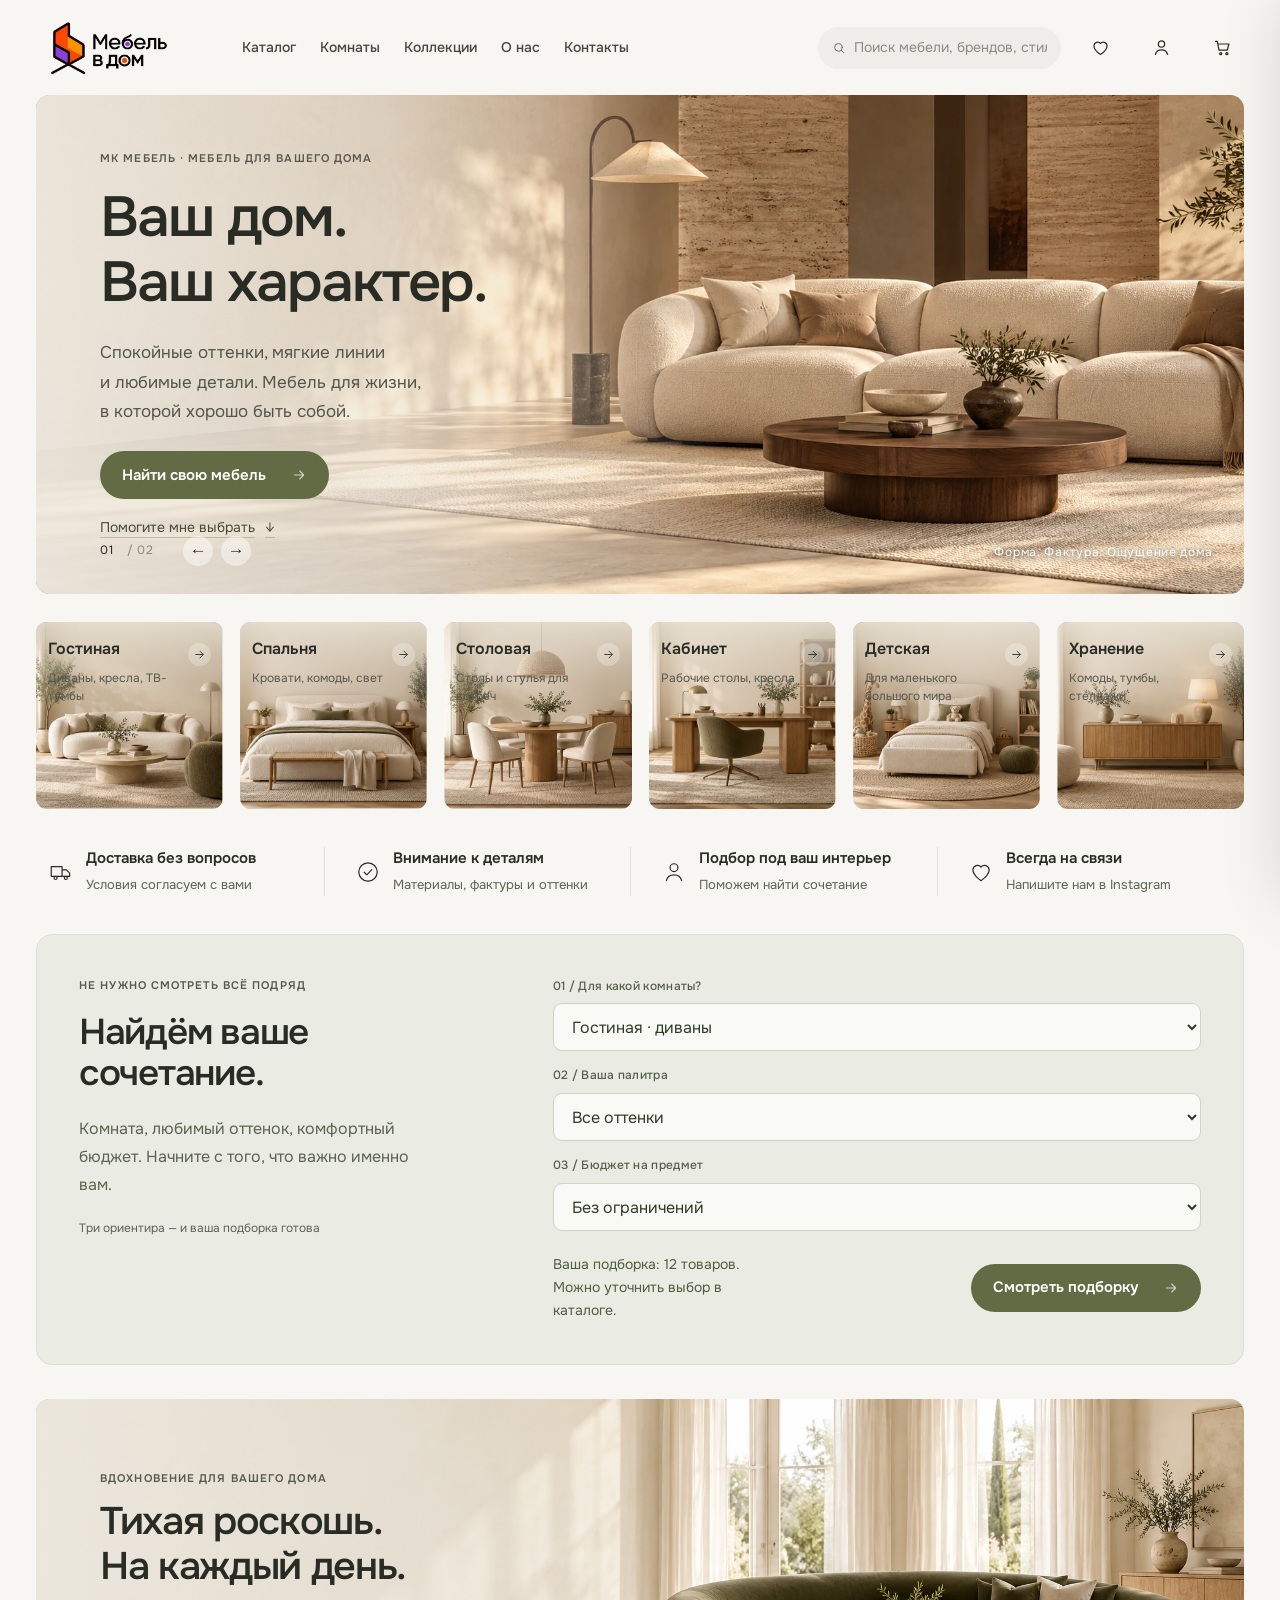
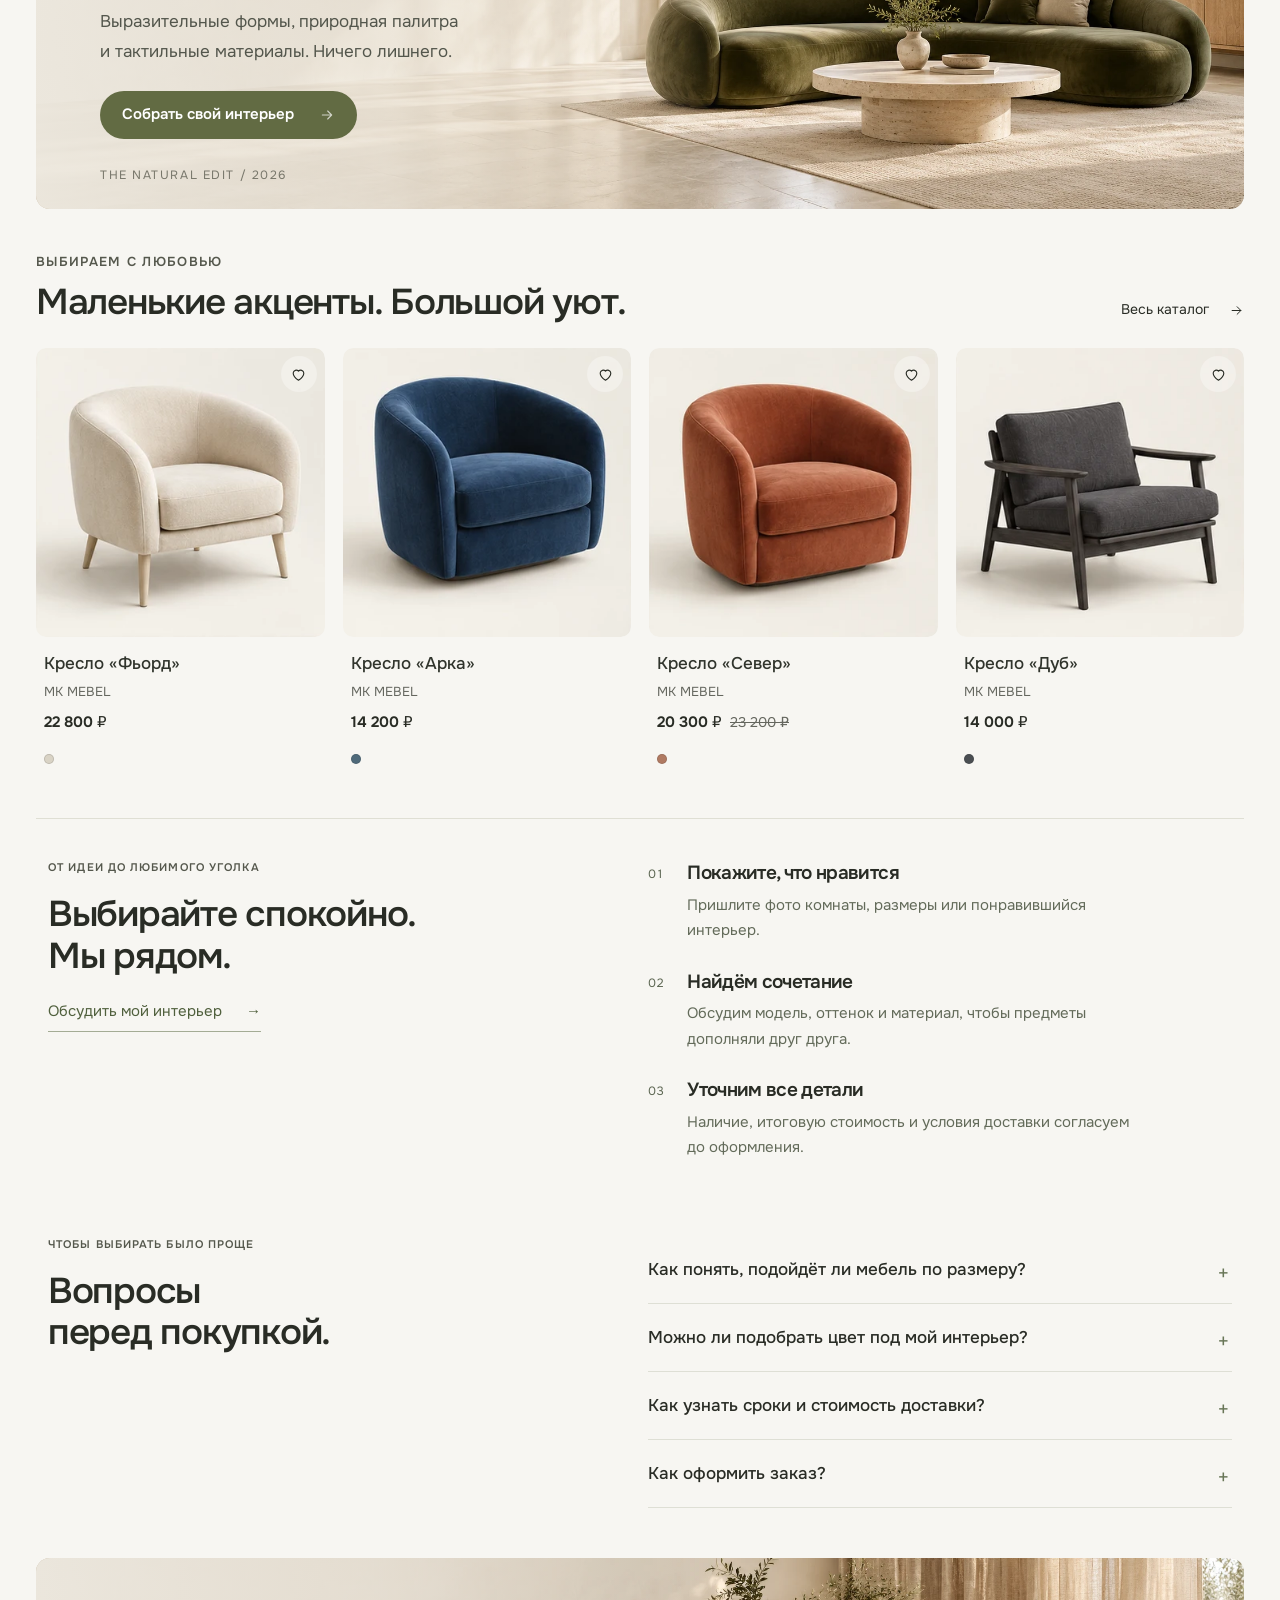
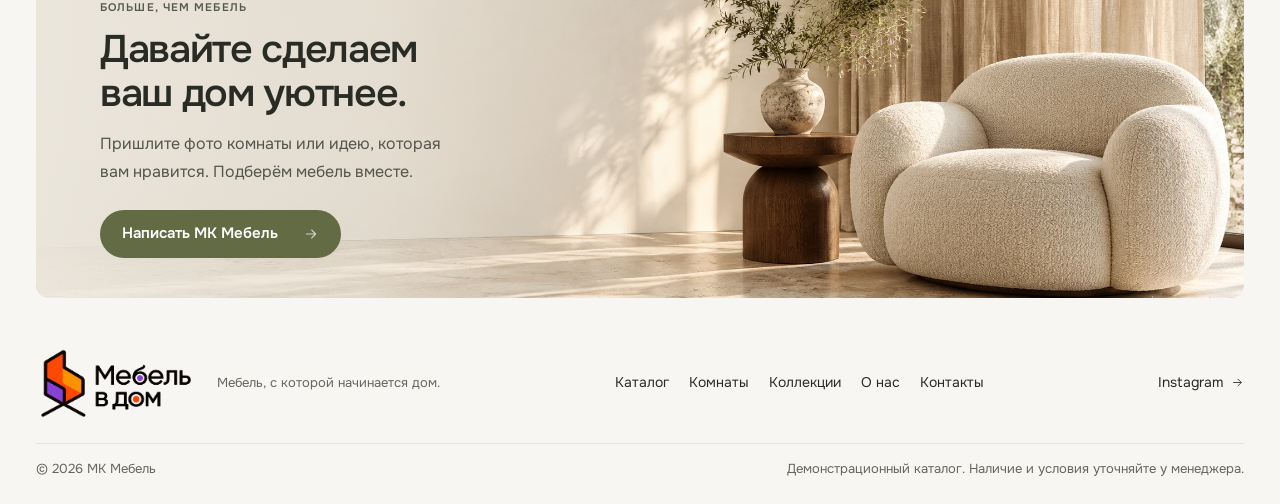
<file: index.html>
<!doctype html>
<html lang="ru">
<head>
<meta charset="utf-8"><meta name="viewport" content="width=device-width,initial-scale=1">
<title>МК Мебель — ваш дом, ваш характер</title>
<meta name="description" content="МК Мебель — мебель для вашего дома. Диваны, кресла, кровати и обеденные группы в спокойной современной эстетике. Выбирайте в каталоге и напишите нам для подбора.">
<meta name="theme-color" content="#f7f6f2"><meta property="og:title" content="МК Мебель — ваш дом, ваш характер"><meta property="og:description" content="Продуманные формы. Приятные фактуры. Мебель, с которой хочется остаться дома."><meta property="og:type" content="website">
<link rel="icon" href="images/favicon.png"><link rel="stylesheet" href="css/style.css?v=20261026-allbanners"><link rel="stylesheet" href="css/home.css?v=20261026-allbanners">
<script type="application/ld+json">{"@context":"https://schema.org","@type":"FurnitureStore","name":"МК Мебель","sameAs":["https://www.instagram.com/mkmebelvdom/"]}</script>
<link rel="stylesheet" href="css/typography.css?v=20261026-allbanners"><link rel="stylesheet" href="css/refinements.css?v=20261026-allbanners"><link rel="stylesheet" href="css/final.css?v=20261026-allbanners"><link rel="stylesheet" href="css/brand-type.css?v=forma-soft1"></head>
<body data-page="home" class="home-design">
<noscript><p class="no-script">Для каталога, поиска и корзины включите JavaScript. Связаться с магазином можно в <a href="https://www.instagram.com/mkmebelvdom/">Instagram @mkmebelvdom</a>.</p></noscript><main class="home-shell">
<section class="home-hero editorial-panel" aria-roledescription="карусель" aria-label="Мебель для вашего дома">
<img id="hero-image" class="editorial-photo" src="images/home-hero.webp" alt="Светлая гостиная с округлым диваном и деревянным столиком" fetchpriority="high" width="1536" height="1024">
<div class="editorial-shade"></div>
<div class="editorial-copy"><p class="home-kicker" id="hero-kicker">МК Мебель · мебель для вашего дома</p><h1 id="hero-heading">Ваш дом.<br>Ваш характер.</h1><p class="home-intro" id="hero-intro">Спокойные оттенки, мягкие линии и&nbsp;любимые детали. Мебель для жизни, в&nbsp;которой хорошо быть собой.</p><a class="home-button" id="hero-link" href="catalog.html">Найти свою мебель <span aria-hidden="true">↗</span></a><a class="hero-secondary" href="#style-finder">Помогите мне выбрать <span aria-hidden="true">↓</span></a></div>
<div class="panel-controls"><span class="slide-count" id="hero-count" aria-live="polite">01 <i>/ 02</i></span><button type="button" data-slider="hero" data-direction="-1" aria-label="Предыдущая подборка">←</button><button type="button" data-slider="hero" data-direction="1" aria-label="Следующая подборка">→</button></div>
<span class="hero-caption">Форма. Фактура. Ощущение дома.</span>
</section>
<section id="rooms" class="home-rooms" aria-label="Мебель по комнатам">
<a class="room-card" href="catalog.html?cat=sofas" style="--room-x:0%;--room-y:0%"><span class="room-picture" role="img" aria-label="Гостиная с мягким светлым диваном"></span><span class="room-copy"><strong>Гостиная</strong><small>Диваны, кресла, ТВ-тумбы</small></span><span class="round-arrow" aria-hidden="true">↗</span></a>
<a class="room-card" href="catalog.html?cat=beds" style="--room-x:50%;--room-y:0%"><span class="room-picture" role="img" aria-label="Уютная спальня со светлой кроватью"></span><span class="room-copy"><strong>Спальня</strong><small>Кровати, комоды, свет</small></span><span class="round-arrow" aria-hidden="true">↗</span></a>
<a class="room-card" href="catalog.html?q=Обеденный" style="--room-x:100%;--room-y:0%"><span class="room-picture" role="img" aria-label="Обеденная зона с деревянным столом"></span><span class="room-copy"><strong>Столовая</strong><small>Столы и стулья для встреч</small></span><span class="round-arrow" aria-hidden="true">↗</span></a>
<a class="room-card" href="catalog.html?q=Письменный" style="--room-x:0%;--room-y:100%"><span class="room-picture" role="img" aria-label="Рабочий кабинет в природных оттенках"></span><span class="room-copy"><strong>Кабинет</strong><small>Рабочие столы, кресла</small></span><span class="round-arrow" aria-hidden="true">↗</span></a>
<a class="room-card" href="catalog.html?q=Детская" style="--room-x:50%;--room-y:100%"><span class="room-picture" role="img" aria-label="Детская комната с небольшой кроватью"></span><span class="room-copy"><strong>Детская</strong><small>Для маленького большого мира</small></span><span class="round-arrow" aria-hidden="true">↗</span></a>
<a class="room-card" href="catalog.html?cat=storage" style="--room-x:100%;--room-y:100%"><span class="room-picture" role="img" aria-label="Комод и светильник в уютном интерьере"></span><span class="room-copy"><strong>Хранение</strong><small>Комоды, тумбы, стеллажи</small></span><span class="round-arrow" aria-hidden="true">→</span></a>
</section>
<section class="home-benefits" aria-label="Поможем с выбором">
<div><span data-icon="truck"></span><p><strong>Доставка без вопросов</strong><small>Условия согласуем с вами</small></p></div>
<div><span data-icon="check"></span><p><strong>Внимание к деталям</strong><small>Материалы, фактуры и оттенки</small></p></div>
<div><span data-icon="user"></span><p><strong>Подбор под ваш интерьер</strong><small>Поможем найти сочетание</small></p></div>
<div><span data-icon="heart"></span><p><strong>Всегда на связи</strong><small>Напишите нам в Instagram</small></p></div>
</section>
<section class="style-finder" id="style-finder" aria-labelledby="finder-title">
<div class="finder-intro"><p class="home-kicker">Не нужно смотреть всё подряд</p><h2 id="finder-title">Найдём ваше<br>сочетание.</h2><p>Комната, любимый оттенок, комфортный бюджет. Начните с того, что важно именно вам.</p><span class="finder-note">Три ориентира — и ваша подборка готова</span></div>
<form class="finder-form" id="finder-form"><div class="finder-fields"><label>01 / Для какой комнаты?<select name="category"><option value="sofas">Гостиная · диваны</option><option value="chairs">Кресла и стулья</option><option value="beds">Спальня · кровати</option><option value="tables">Столовая и кабинет</option><option value="storage">Хранение</option><option value="light">Освещение</option></select></label><label>02 / Ваша палитра<select name="palette"><option value="">Все оттенки</option><option value="Лён,Песок,Шалфей">Природная · лён, песок, шалфей</option><option value="Глина">Тёплая · глина</option><option value="Океан,Графит">Глубокая · океан, графит</option></select></label><label>03 / Бюджет на предмет<select name="budget"><option value="">Без ограничений</option><option value="30000">До 30 000 ₽</option><option value="60000">До 60 000 ₽</option><option value="100000">До 100 000 ₽</option></select></label></div><div class="finder-result"><p id="finder-status" role="status" aria-live="polite"></p><a class="home-button" id="finder-link" href="catalog.html?cat=sofas">Смотреть подборку <span aria-hidden="true">→</span></a></div><noscript><p>Для подбора по параметрам откройте <a href="catalog.html">каталог с фильтрами</a>.</p></noscript></form></section>
<section id="collections" class="home-collection editorial-panel" aria-labelledby="collection-title">
<img class="editorial-photo" src="images/home-collection.webp" alt="Гостиная с изогнутым оливковым диваном и каменным столиком" loading="lazy" width="1536" height="1024"><div class="editorial-shade"></div>
<div class="editorial-copy"><p class="home-kicker">Вдохновение для вашего дома</p><h2 id="collection-title">Тихая роскошь.<br>На каждый день.</h2><p>Выразительные формы, природная палитра<br class="desktop-break"> и&nbsp;тактильные материалы. Ничего лишнего.</p><a class="home-button" href="catalog.html?color=Лён,Песок,Шалфей">Собрать свой интерьер <span aria-hidden="true">↗</span></a></div><span class="collection-note">THE NATURAL EDIT / 2026</span>
</section>
<section class="home-popular" aria-labelledby="popular-heading"><div class="home-section-head"><div><p class="home-kicker">Выбираем с любовью</p><h2 id="popular-heading">Маленькие акценты. Большой уют.</h2></div><a href="catalog.html">Весь каталог <span aria-hidden="true">↗</span></a></div><div class="home-products" id="home-products"></div></section>
<section class="home-guidance" aria-labelledby="guidance-title"><div><p class="home-kicker">От идеи до любимого уголка</p><h2 id="guidance-title">Выбирайте спокойно.<br>Мы рядом.</h2><a class="guidance-contact" href="https://www.instagram.com/mkmebelvdom/" target="_blank" rel="noopener">Обсудить мой интерьер <span aria-hidden="true">→</span></a></div><ol class="guidance-steps"><li><span>01</span><div><h3>Покажите, что нравится</h3><p>Пришлите фото комнаты, размеры или понравившийся интерьер.</p></div></li><li><span>02</span><div><h3>Найдём сочетание</h3><p>Обсудим модель, оттенок и материал, чтобы предметы дополняли друг друга.</p></div></li><li><span>03</span><div><h3>Уточним все детали</h3><p>Наличие, итоговую стоимость и условия доставки согласуем до оформления.</p></div></li></ol></section>
<section class="home-faq" aria-labelledby="faq-title"><div><p class="home-kicker">Чтобы выбирать было проще</p><h2 id="faq-title">Вопросы<br>перед покупкой.</h2></div><div class="faq-items"><details><summary>Как понять, подойдёт ли мебель по размеру?</summary><p>Измерьте место для мебели, проходы и дверные проёмы. Пришлите размеры и фото комнаты в Instagram — обсудим подходящие варианты. Точные габариты выбранной модели подтвердим перед заказом.</p></details><details><summary>Можно ли подобрать цвет под мой интерьер?</summary><p>Да, начните с палитры в каталоге и сохраните понравившиеся модели в избранное. Фото комнаты поможет обсудить сочетания. Реальный оттенок и доступные варианты материала уточняйте у менеджера.</p></details><details><summary>Как узнать сроки и стоимость доставки?</summary><p>Напишите нам название модели и город доставки. Наличие, сроки, стоимость доставки и возможность подъёма нужно согласовать до оформления заказа.</p></details><details><summary>Как оформить заказ?</summary><p>Добавьте понравившуюся мебель в корзину или отправьте ссылку на модель в Instagram @mkmebelvdom. Товары и изображения в каталоге демонстрационные. Доступные модели, цены и условия покупки подтвердите у менеджера.</p></details></div></section>
<section id="custom" class="home-contact editorial-panel" aria-labelledby="contact-heading">
<img class="editorial-photo" src="images/home-contact.webp" alt="Уютное кресло букле рядом со столиком и ветвями в вазе" loading="lazy" width="1536" height="1024"><div class="editorial-shade"></div>
<div class="editorial-copy"><p class="home-kicker">Больше, чем мебель</p><h2 id="contact-heading">Давайте сделаем<br>ваш дом уютнее.</h2><p>Пришлите фото комнаты или идею, которая<br class="desktop-break"> вам нравится. Подберём мебель вместе.</p><a class="home-button" href="https://www.instagram.com/mkmebelvdom/" target="_blank" rel="noopener">Написать МК Мебель <span aria-hidden="true">↗</span></a><span class="instagram-handle">@mkmebelvdom</span></div>
</section>
</main>
<script src="js/products.js?v=20261026-allbanners"></script><script src="js/main.js?v=20261026-allbanners"></script><script src="js/home.js?v=20261026-allbanners"></script>
<script src="js/refinements.js?v=20261026-allbanners"></script><script src="js/accessibility.js?v=20261026-allbanners"></script></body></html>
</file>
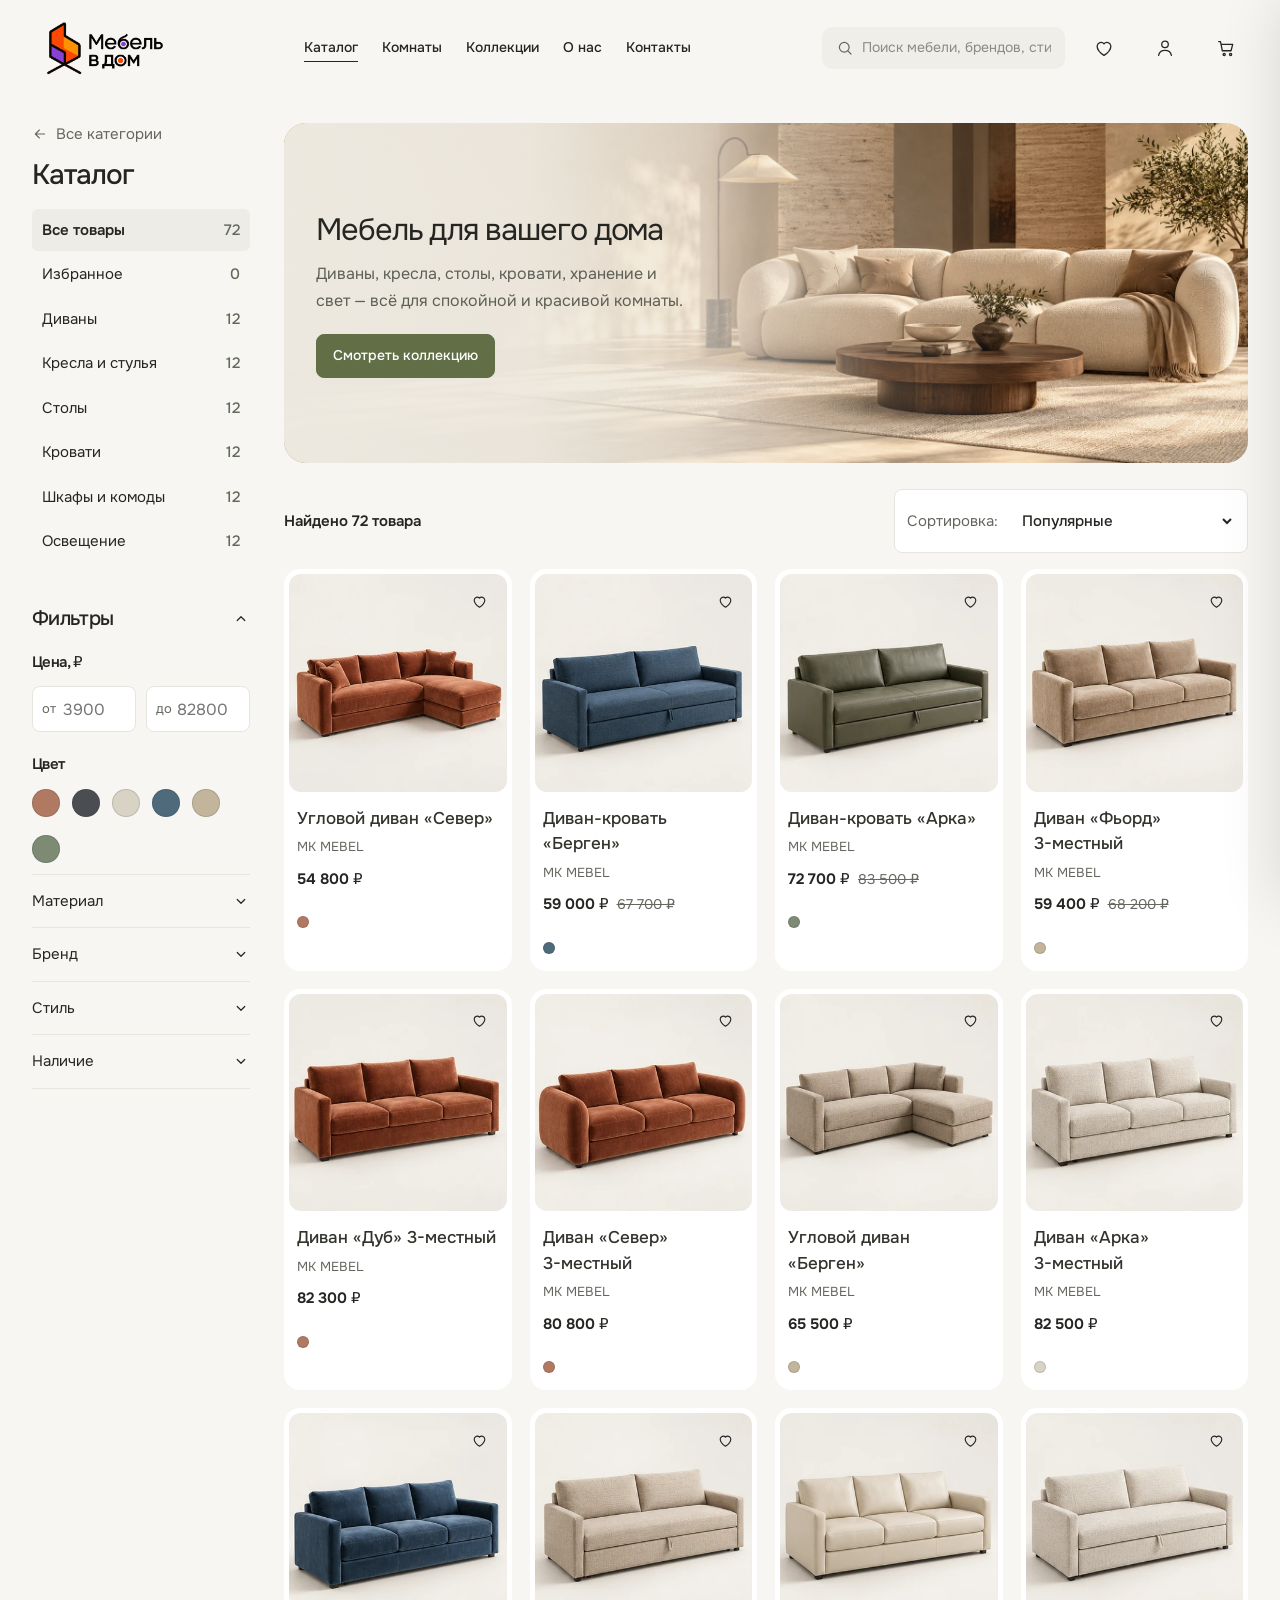
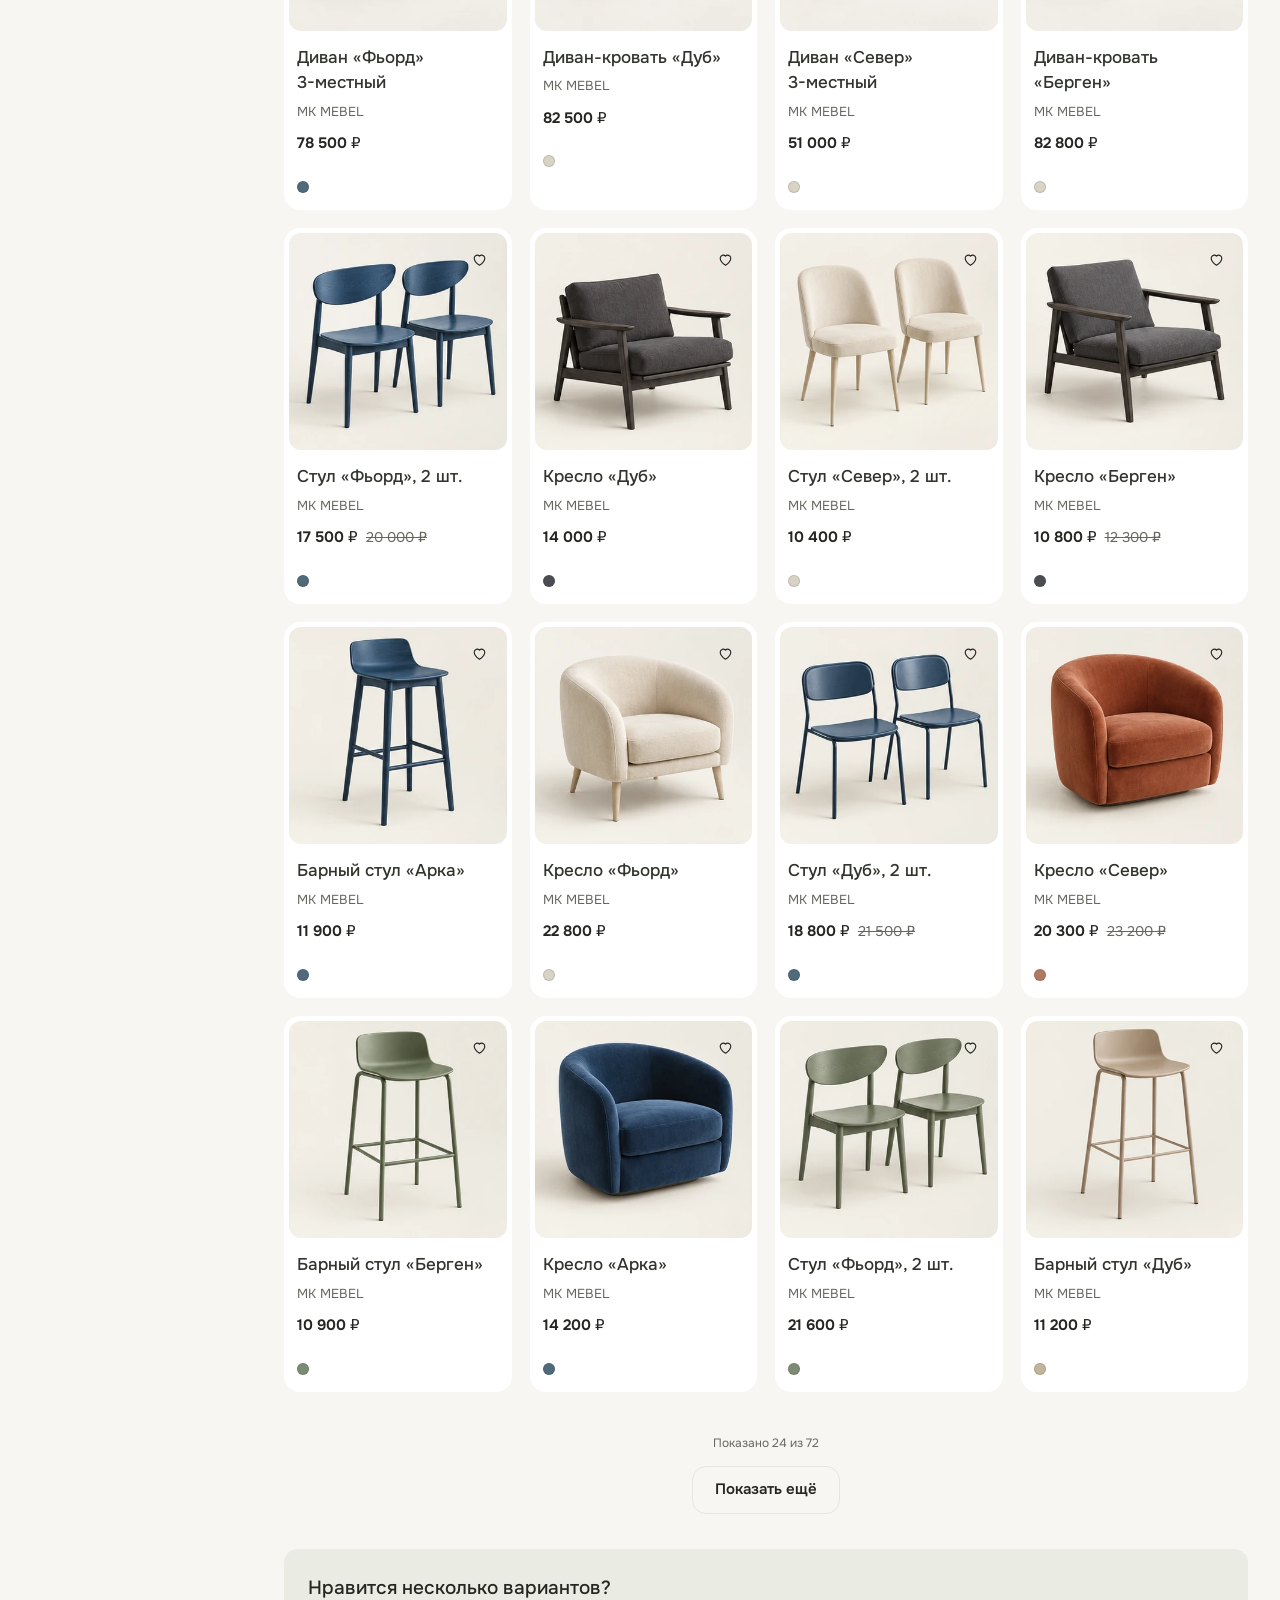
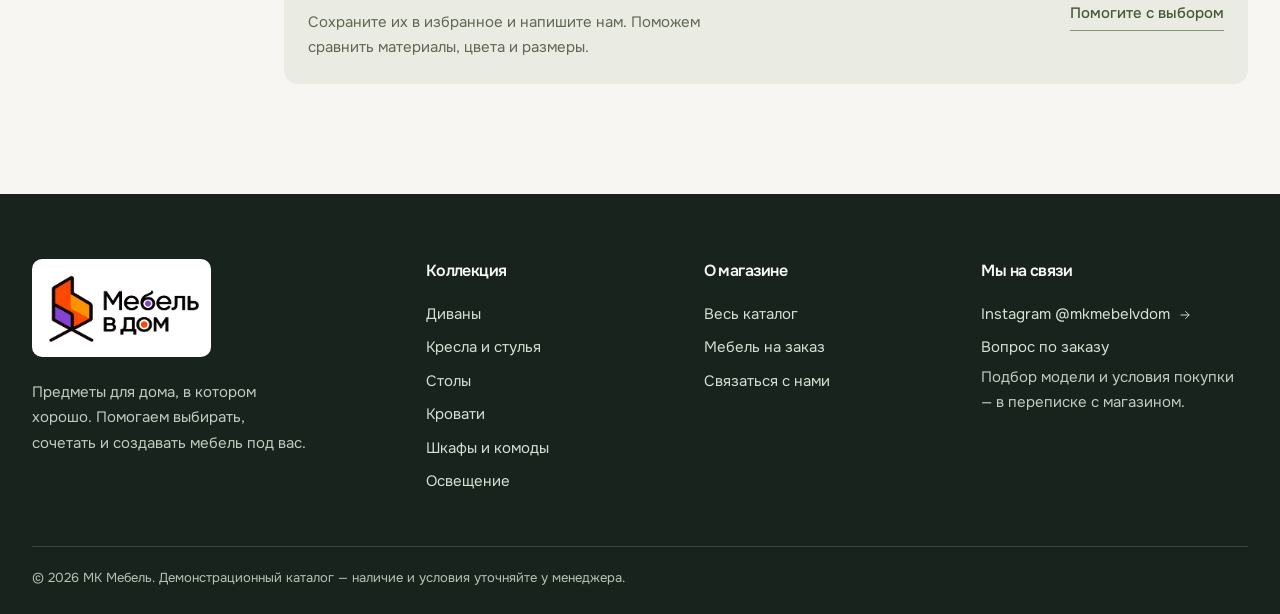
<file: catalog.html>
<!doctype html>
<html lang="ru"><head><meta charset="utf-8"><meta name="viewport" content="width=device-width, initial-scale=1"><title>Каталог мебели — МК Мебель</title><meta name="description" content="Каталог мебели: диваны, кресла, столы, кровати, хранение и свет. Фильтры по цене, цвету и материалу."><meta name="theme-color" content="#F7F6F2"><link rel="icon" href="images/favicon.png"><link rel="stylesheet" href="css/style.css?v=20261026-allbanners"><link rel="stylesheet" href="css/typography.css?v=20261026-allbanners"><link rel="stylesheet" href="css/refinements.css?v=20261026-allbanners"><link rel="stylesheet" href="css/final.css?v=20261026-allbanners"><link rel="stylesheet" href="css/brand-type.css?v=forma-soft1"></head>
<body data-page="catalog"><noscript><p class="no-script">Для каталога, поиска и корзины включите JavaScript. Связаться с магазином можно в <a href="https://www.instagram.com/mkmebelvdom/">Instagram @mkmebelvdom</a>.</p></noscript><main class="cat-page"><div class="wrap"><div class="layout">
  <aside class="filt" id="filt" aria-label="Категории и фильтры"></aside>
  <div class="cat-main"><div id="banner" class="banner"></div>
    <input id="q" type="hidden">
    <div class="toolbar2"><button class="btn line fbtn" type="button" onclick="document.getElementById('filt').classList.add('open')">Фильтры</button><span id="count" role="status" aria-live="polite"></span><button id="reset" class="rst" type="button" onclick="resetF()">Сбросить всё</button><label class="sort2">Сортировка:<select id="sort" aria-label="Сортировка"><option value="def">Популярные</option><option value="asc">Сначала дешевле</option><option value="desc">Сначала дороже</option><option value="sale">Самая большая скидка</option></select></label></div>
    <div id="chips" class="chips" aria-label="Активные фильтры"></div>
    <div class="grid g3" id="catalog"></div><div id="more" class="more"></div></div>
</div></div></main><script src="js/products.js?v=20261026-allbanners"></script><script src="js/main.js?v=20261026-allbanners"></script><script src="js/refinements.js?v=20261026-allbanners"></script><script src="js/accessibility.js?v=20261026-allbanners"></script></body></html>
</file>
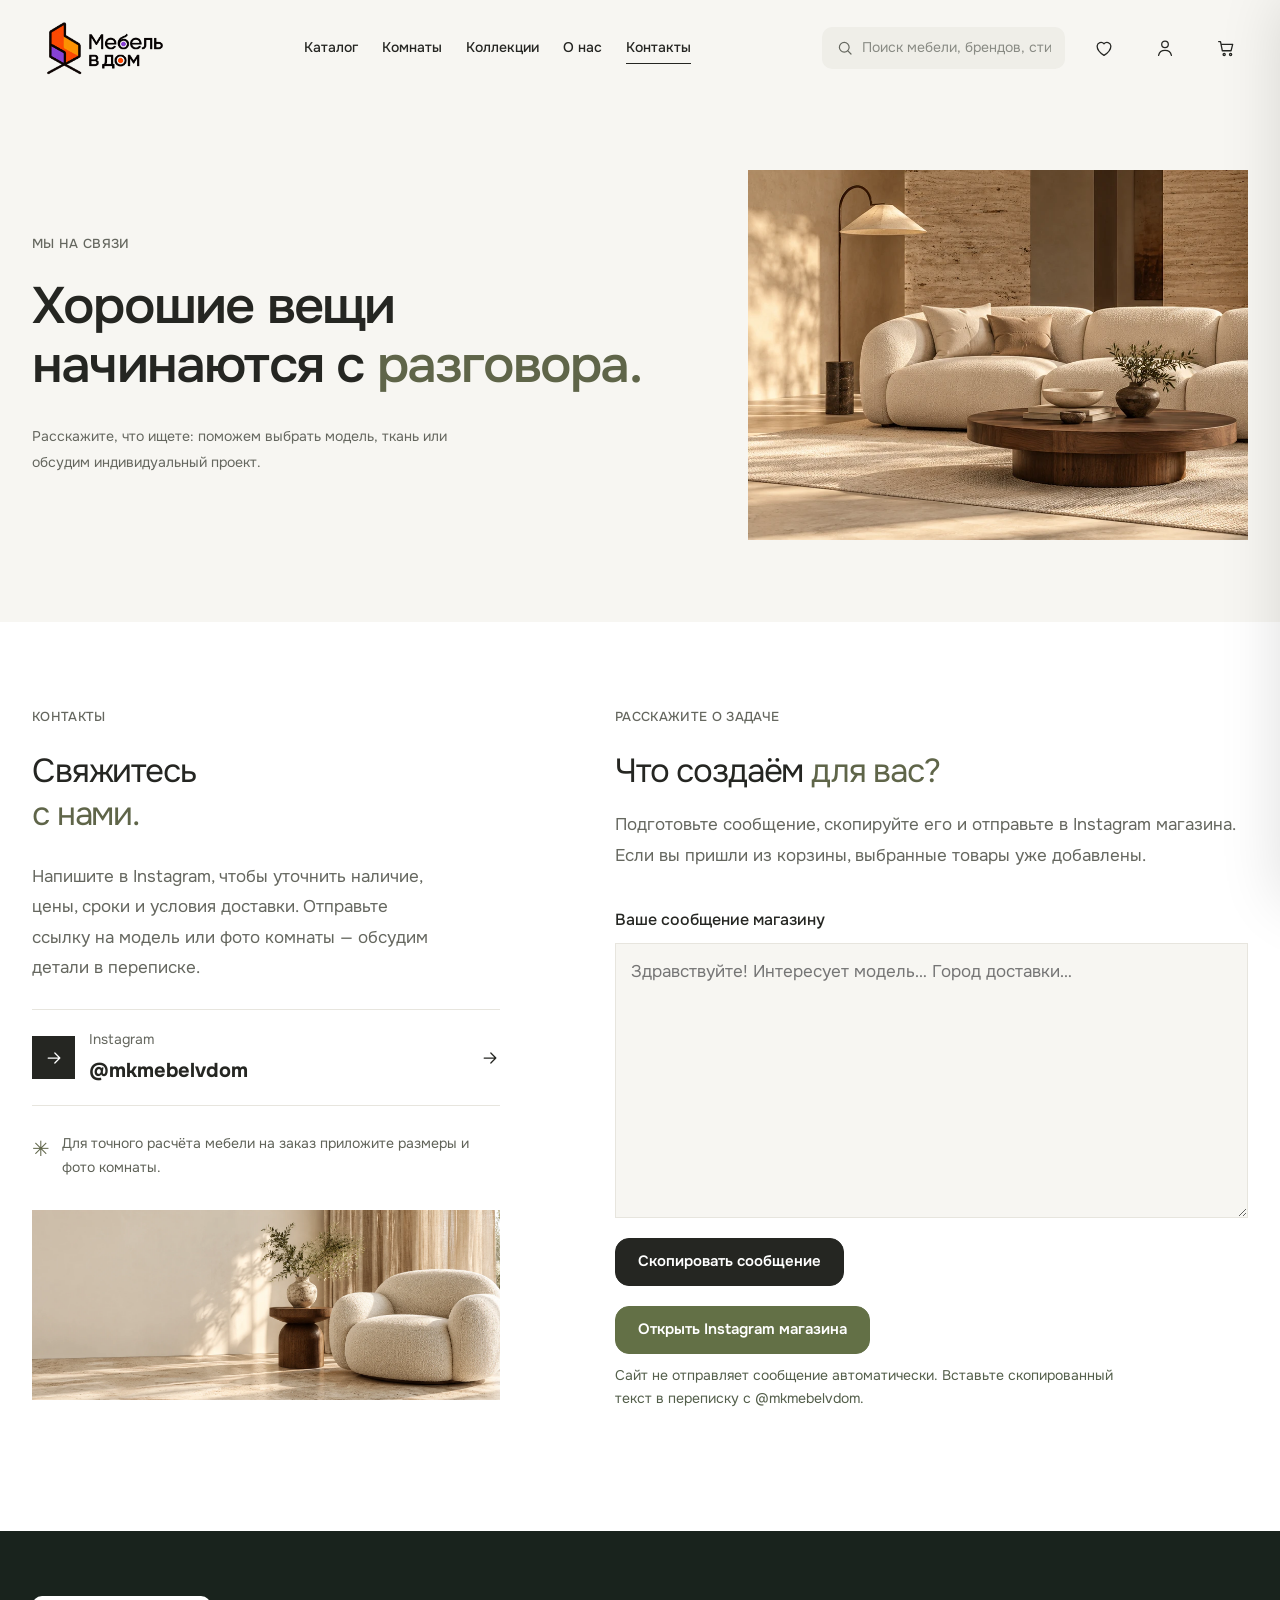
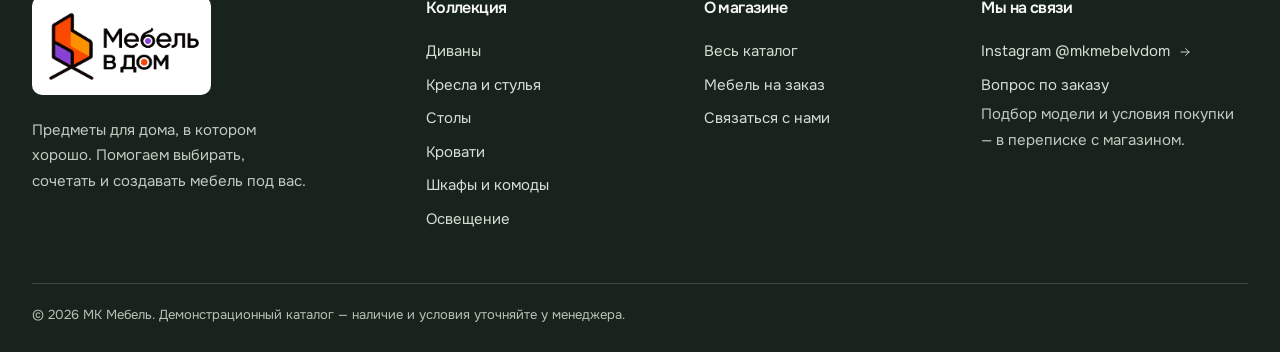
<file: contacts.html>
<!doctype html>
<html lang="ru"><head><meta charset="utf-8"><meta name="viewport" content="width=device-width, initial-scale=1"><title>Связаться с МК Мебель</title><meta name="description" content="Задайте вопрос о мебели, узнайте о размерах, материалах и изготовлении на заказ."><meta name="theme-color" content="#202b24"><link rel="icon" href="images/favicon.png"><link rel="stylesheet" href="css/style.css?v=20261026-allbanners"><link rel="stylesheet" href="css/typography.css?v=20261026-allbanners"><link rel="stylesheet" href="css/refinements.css?v=20261026-allbanners"><link rel="stylesheet" href="css/final.css?v=20261026-allbanners"><link rel="stylesheet" href="css/brand-type.css?v=forma-soft1"></head>
<body data-page="contacts"><noscript><p class="no-script">Для каталога, поиска и корзины включите JavaScript. Связаться с магазином можно в <a href="https://www.instagram.com/mkmebelvdom/">Instagram @mkmebelvdom</a>.</p></noscript><main>
  <section class="contact-hero"><div class="wrap contact-hero-grid"><div><p class="eyebrow eyebrow-dark">Мы на связи</p><h1>Хорошие вещи<br>начинаются с <em>разговора.</em></h1><p class="muted">Расскажите, что ищете: поможем выбрать модель, ткань или обсудим индивидуальный проект.</p></div><div class="contact-hero-image"><img src="images/home-hero.webp" alt="Предметы и мебель в интерьерном шоуруме"></div></div></section>
  <section class="contact-content"><div class="wrap cgrid"><div class="contact-details"><p class="eyebrow eyebrow-dark">Контакты</p><h2>Свяжитесь<br><em>с нами.</em></h2><p class="muted">Напишите в Instagram, чтобы уточнить наличие, цены, сроки и условия доставки. Отправьте ссылку на модель или фото комнаты — обсудим детали в переписке.</p><a class="contact-channel" href="https://www.instagram.com/mkmebelvdom" target="_blank" rel="noopener"><span class="channel-icon"><svg viewBox="0 0 24 24" aria-hidden="true" fill="none" stroke="currentColor" stroke-width="1.5" stroke-linecap="round" stroke-linejoin="round"><path d="M5 12h14m-6-6 6 6-6 6"/></svg></span><span><small>Instagram</small><strong>@mkmebelvdom</strong></span><span class="channel-arrow"><svg viewBox="0 0 24 24" aria-hidden="true" fill="none" stroke="currentColor" stroke-width="1.5" stroke-linecap="round" stroke-linejoin="round"><path d="M5 12h14m-6-6 6 6-6 6"/></svg></span></a><div class="contact-note"><span class="note-star">✳</span><p>Для точного расчёта мебели на заказ приложите размеры и фото комнаты.</p></div><div class="contact-image-small"><img src="images/home-contact.webp" alt="Кресло и натуральные материалы в уютном интерьере" loading="lazy"></div></div>
    <div class="contact-form-wrap"><p class="eyebrow eyebrow-dark">Расскажите о задаче</p><h2>Что создаём <em>для вас?</em></h2><p class="muted form-intro">Подготовьте сообщение, скопируйте его и отправьте в Instagram магазина. Если вы пришли из корзины, выбранные товары уже добавлены.</p><form class="form" id="leadform"><label for="lead-msg">Ваше сообщение магазину</label><textarea id="lead-msg" name="msg" rows="9" maxlength="8000" placeholder="Здравствуйте! Интересует модель… Город доставки…" required></textarea><button class="btn" type="submit">Скопировать сообщение</button><a class="btn contact-instagram" href="https://www.instagram.com/mkmebelvdom/" target="_blank" rel="noopener">Открыть Instagram магазина</a><p class="form-legal">Сайт не отправляет сообщение автоматически. Вставьте скопированный текст в переписку с @mkmebelvdom.</p><div class="ok" id="ok" role="status" aria-live="polite"></div></form></div>
  </div></section>
</main><script src="js/products.js?v=20261026-allbanners"></script><script src="js/main.js?v=20261026-allbanners"></script><script src="js/refinements.js?v=20261026-allbanners"></script><script src="js/accessibility.js?v=20261026-allbanners"></script></body></html>
</file>
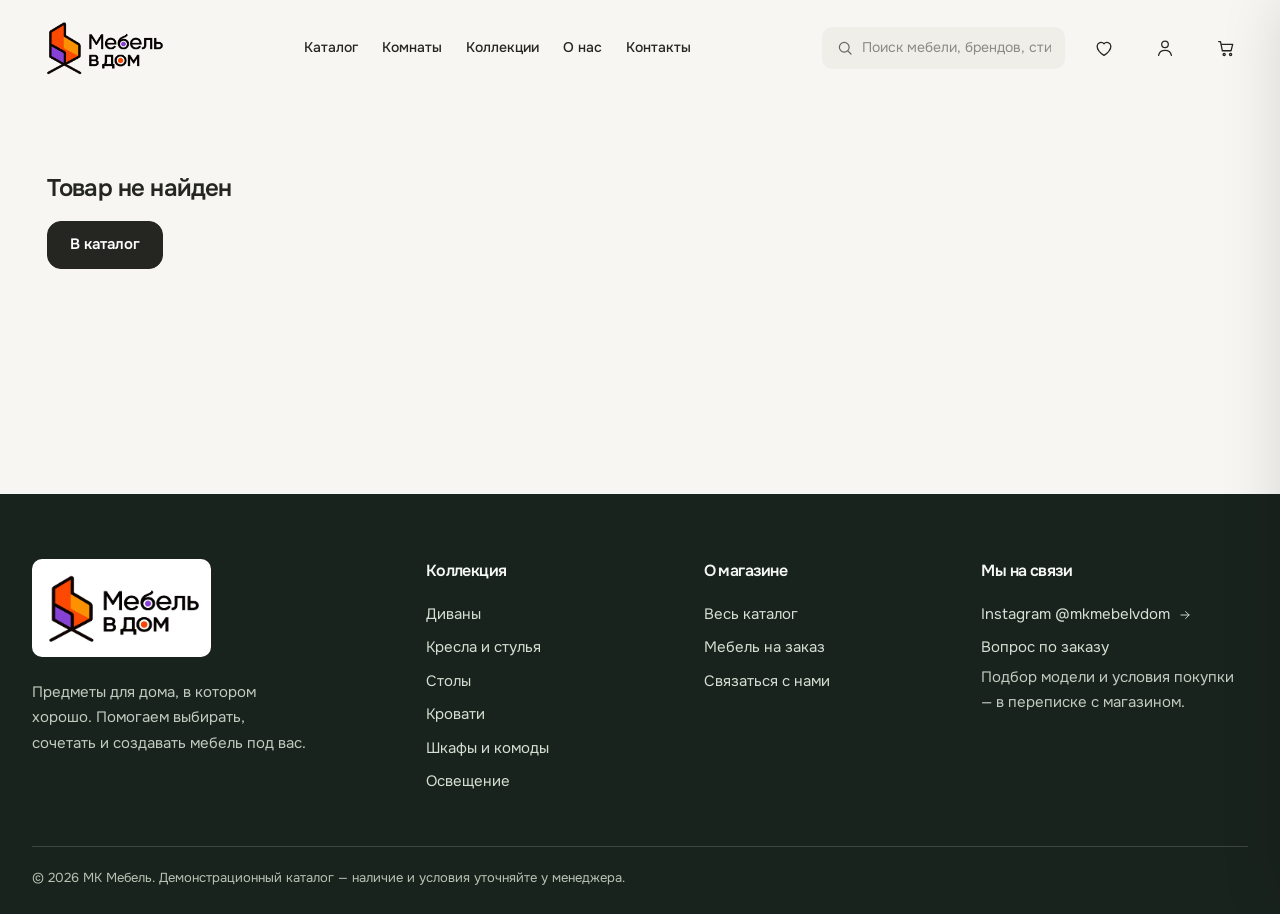
<file: product.html>
<!doctype html>
<html lang="ru"><head><meta charset="utf-8"><meta name="viewport" content="width=device-width, initial-scale=1"><title>Мебель — МК Мебель</title><meta name="description" content="Подробности о модели, материалах и размерах. Выберите мебель для своего дома."><meta name="theme-color" content="#202b24"><link rel="icon" href="images/favicon.png"><link rel="stylesheet" href="css/style.css?v=20261026-allbanners"><link rel="stylesheet" href="css/typography.css?v=20261026-allbanners"><link rel="stylesheet" href="css/refinements.css?v=20261026-allbanners"><link rel="stylesheet" href="css/final.css?v=20261026-allbanners"><link rel="stylesheet" href="css/brand-type.css?v=forma-soft1"></head>
<body data-page="product"><noscript><p class="no-script">Для каталога, поиска и корзины включите JavaScript. Связаться с магазином можно в <a href="https://www.instagram.com/mkmebelvdom/">Instagram @mkmebelvdom</a>.</p></noscript><main><section class="product-shell"><div class="wrap"><div id="product" class="product-root"></div><div id="similar" class="related-block"></div><div id="recent" class="related-block"></div></div></section></main><script src="js/products.js?v=20261026-allbanners"></script><script src="js/main.js?v=20261026-allbanners"></script><script src="js/refinements.js?v=20261026-allbanners"></script><script src="js/accessibility.js?v=20261026-allbanners"></script></body></html>
</file>
<file: css/style.css>
:root {
  --bg: #F4F1EB;
  --surface: #E9E5DC;
  --paper: #FCFAF6;
  --ink: #202B24;
  --muted: #74776F;
  --line: #D8D3C9;
  --accent: #87977C;
  --accent-dark: #53644F;
  --sale: #B56B4B;
  --serif: "Cormorant Garamond", Georgia, serif;
  --sans: "Golos Text", system-ui, -apple-system, BlinkMacSystemFont, "Segoe UI", sans-serif;
  --w: 1380px;
  --ease: cubic-bezier(.2,.7,.2,1);
}
* { box-sizing: border-box; margin: 0; padding: 0; }
html { scroll-behavior: smooth; scroll-padding-top: 100px; }
body { background: var(--bg); color: var(--ink); font: 400 15px/1.6 var(--sans); -webkit-font-smoothing: antialiased; }
body, button, input, textarea, select { font-family: var(--sans); }
body { overflow-x: hidden; }
img, svg { display: block; max-width: 100%; }
a { color: inherit; text-decoration: none; }
button { color: inherit; font: inherit; border: 0; background: none; cursor: pointer; }
:focus-visible { outline: 2px solid var(--accent-dark); outline-offset: 4px; }
::selection { background: var(--accent); color: white; }
.wrap { width: min(100% - 64px, var(--w)); margin-inline: auto; }
em { font-weight: 500; }
section { position: relative; }
h1, h2, h3 { font-family: var(--serif); font-weight: 500; line-height: .98; letter-spacing: -.035em; }
h1 { font-size: clamp(3.7rem, 7vw, 7.4rem); }
h2 { font-size: clamp(2.8rem, 4.6vw, 5rem); }
h3 { font-size: 1.55rem; }
.eyebrow { display: flex; align-items: center; gap: 10px; margin-bottom: 23px; color: #D5D8CE; text-transform: uppercase; letter-spacing: .17em; font-size: .7rem; font-weight: 600; }
.eyebrow-dark { color: var(--muted); }
.eyebrow-dot { width: 7px; height: 7px; border-radius: 50%; background: var(--accent); display: inline-block; }
.muted, .lead { color: var(--muted); }
.btn { min-height: 52px; padding: 0 22px; display: inline-flex; align-items: center; justify-content: center; gap: 26px; color: #fff; background: var(--ink); border: 1px solid var(--ink); font-size: .8rem; font-weight: 600; letter-spacing: .01em; transition: background .25s var(--ease), border-color .25s var(--ease), color .25s var(--ease), transform .25s var(--ease); }
.btn:hover { background: var(--accent-dark); border-color: var(--accent-dark); transform: translateY(-2px); }
.btn span { font-size: 1.1rem; font-weight: 400; }
.btn.line { background: transparent; color: var(--ink); border-color: var(--line); }
.btn.line:hover { background: var(--ink); color: #fff; border-color: var(--ink); }
.btn-paper { color: var(--ink); background: var(--bg); border-color: var(--bg); }
.btn-paper:hover { background: #fff; color: var(--ink); border-color: #fff; }
.text-link, .arrow-link { display: inline-flex; align-items: center; gap: 22px; font-size: .82rem; font-weight: 600; padding: 12px 0; border-bottom: 1px solid rgba(32,43,36,.36); transition: gap .2s var(--ease), border-color .2s; }
.text-link:hover, .arrow-link:hover { gap: 30px; border-color: var(--ink); }
.text-link-dark { color: var(--ink); }
.acts { display: flex; align-items: center; gap: 25px; flex-wrap: wrap; }
/* announcement + navigation */
.topbar { min-height: 32px; display: flex; align-items: center; justify-content: center; padding: 7px 16px; background: var(--ink); color: #DBDED5; text-align: center; font-size: .67rem; letter-spacing: .12em; text-transform: uppercase; }
header.site { position: sticky; top: 0; z-index: 25; background: rgba(244,241,235,.94); border-bottom: 1px solid rgba(32,43,36,.12); backdrop-filter: blur(18px); }
.bar { min-height: 80px; display: flex; align-items: center; justify-content: space-between; gap: 28px; }
.logo { flex: 0 0 auto; display: inline-flex; align-items: center; gap: 9px; font-family: var(--serif); font-size: 1.72rem; font-weight: 600; letter-spacing: -.05em; }
.logo svg { width: 35px; height: 35px; padding: 5px; background: var(--ink); color: var(--bg); }
nav.main { display: flex; align-items: center; gap: clamp(18px,2.5vw,38px); font-size: .76rem; font-weight: 500; }
nav.main a { position: relative; padding: 8px 0; color: #595F58; transition: color .2s; }
nav.main a::after { content: ""; position: absolute; height: 1px; left: 0; right: 100%; bottom: 2px; background: var(--ink); transition: right .25s var(--ease); }
nav.main a:hover, nav.main a.on { color: var(--ink); }
nav.main a:hover::after, nav.main a.on::after { right: 0; }
.tools { display: flex; align-items: center; gap: 17px; }
.hsearch { display: flex; align-items: center; }
.hsearch input { width: 150px; padding: 8px 0; background: transparent; border: 0; border-bottom: 1px solid var(--line); color: var(--ink); font-size: .72rem; outline-offset: 2px; }
.hsearch input::placeholder { color: #898B84; }
.favlink { position: relative; display: inline-flex; gap: 7px; align-items: center; font-size: 1.05rem; }
.favlink span { font-size: .68rem; color: var(--muted); font-variant-numeric: tabular-nums; }
.cartbtn { display: inline-flex; align-items: center; gap: 9px; padding: 12px 15px; border: 1px solid var(--ink); font-size: .75rem; white-space: nowrap; transition: color .2s, background .2s; }
.cartbtn:hover { background: var(--ink); color: var(--bg); }
.cartbtn b, .mbar b { display: inline-grid; place-items: center; min-width: 18px; height: 18px; padding: 0 4px; border-radius: 50%; background: var(--accent); color: #fff; font-size: .65rem; font-weight: 600; }
.burger { display: none; width: 40px; height: 40px; font-size: 1.25rem; }
/* shared imagery and cards */
.ph { position: relative; display: flex; align-items: center; justify-content: center; overflow: hidden; background: linear-gradient(135deg,var(--c1,#D2CFC5),var(--c2,#B7B4AA)); color: rgba(32,43,36,.4); font-size: .8rem; }
.ph::before { content: ""; position: absolute; width: 32%; aspect-ratio: 1; border: 1px solid currentColor; opacity: .22; border-radius: 50% 50% 4% 4% / 62% 62% 4% 4%; }
.ph img { position: absolute; inset: 0; width: 100%; height: 100%; max-width: none; object-fit: cover; transition: transform .75s var(--ease); }
.ph.has-img::before, .ph.has-img span { display: none; }
.card:hover .ph img, .cat:hover .ph img, .igrid a:hover img, .split .ph:hover img { transform: scale(1.045); }
/* hero */
.hero-full { min-height: min(740px, calc(100svh - 112px)); display: flex; align-items: center; overflow: hidden; background: #EAE6DC; color: var(--ink); isolation: isolate; }
.hero-bg { position: absolute; z-index: -2; top: 0; right: 0; width: 58%; height: 100%; max-width: none; object-fit: cover; object-position: center; }
.hero-veil { position: absolute; z-index: -1; inset: 0; background: linear-gradient(90deg,#EAE6DC 0%,#EAE6DC 38%,rgba(234,230,220,.92) 47%,rgba(234,230,220,.25) 63%,rgba(20,29,22,.04) 100%); }
.hero-copy { padding-top: 94px; padding-bottom: 96px; }
.hero-copy .eyebrow { color: #626C5B; }
.hero-copy h1 { max-width: 760px; font-size: clamp(4.2rem, 8vw, 8.5rem); }
.hero-copy h1 em { color: var(--accent-dark); font-weight: 400; }
.hero-lead { max-width: 450px; margin: 26px 0 34px; color: #62665F; font-size: .96rem; line-height: 1.85; }
.hero-note { display: flex; align-items: center; gap: 13px; margin-top: 60px; color: #70756B; font-size: .65rem; text-transform: uppercase; letter-spacing: .16em; }
.hero-note-line { width: 38px; height: 1px; background: var(--accent-dark); }
.hero-index { position: absolute; right: 26px; bottom: 27px; display: flex; align-items: center; gap: 12px; color: rgba(255,255,255,.9); font-size: .65rem; letter-spacing: .1em; }
.hero-index-rule { width: 52px; height: 1px; background: rgba(255,255,255,.75); }
/* trust strip */
.trustbar { background: var(--ink); color: #F2EFE8; }
.trust-grid { min-height: 116px; display: grid; grid-template-columns: repeat(4,1fr); align-items: center; }
.trust-item { display: flex; align-items: center; gap: 15px; padding: 20px 24px; border-right: 1px solid rgba(255,255,255,.14); }
.trust-item:first-child { padding-left: 0; }
.trust-item:last-child { border-right: 0; }
.trust-num { align-self: flex-start; font-family: var(--serif); color: #A9B59D; font-size: 1.35rem; }
.trust-item strong, .trust-item small { display: block; }
.trust-item strong { font-weight: 500; font-size: .77rem; }
.trust-item small { margin-top: 5px; color: #ADB3A9; font-size: .67rem; }
/* section layout */
.section { padding: 118px 0; }
.section-head { display: flex; align-items: end; justify-content: space-between; gap: 35px; margin-bottom: 46px; }
.section-head h2 { max-width: 740px; }
.section-head h2 em, .custom-copy h2 em, .testimonial-heading h2 em, .contact-hero h1 em, .contact-details h2 em, .contact-form-wrap h2 em { color: var(--accent-dark); font-weight: 400; }
.section-side { max-width: 290px; padding-bottom: 5px; }
.section-side .muted { margin-bottom: 10px; font-size: .82rem; line-height: 1.8; }
.arrow-link { gap: 22px; }
/* bento category grid */
.categories-section { padding-top: 130px; padding-bottom: 125px; }
.cats { display: grid; grid-template-columns: repeat(12,minmax(0,1fr)); grid-auto-rows: 190px; gap: 14px; }
.cat { position: relative; display: block; overflow: hidden; background: var(--surface); }
.cat:first-child { grid-column: span 6; grid-row: span 2; }
.cat:nth-child(2), .cat:nth-child(3), .cat:nth-child(4), .cat:nth-child(5), .cat:nth-child(6) { grid-column: span 3; }
.cat .ph { width: 100%; height: 100%; min-height: 0; }
.cat:first-child .ph { height: 100%; min-height: 0; aspect-ratio: auto; }
.cat-label { position: absolute; z-index: 1; left: 20px; right: 18px; bottom: 17px; margin: 0 !important; color: #fff; font: 500 1.55rem/1.05 var(--serif); text-shadow: 0 2px 20px rgba(0,0,0,.35); }
.cat::after { content: "↗"; position: absolute; top: 14px; right: 14px; z-index: 1; display: grid; place-items: center; width: 34px; height: 34px; border: 1px solid rgba(255,255,255,.65); border-radius: 50%; color: #fff; opacity: 0; transform: translate(-4px,4px); transition: opacity .25s, transform .25s; }
.cat:hover::after { opacity: 1; transform: none; }
.cat h3, .cat small { display: none; }
/* sofa studio */
.studio-section { overflow: hidden; background: #E7E3D9; }
.studio-grid { display: grid; grid-template-columns: .86fr 1.14fr; gap: clamp(50px,9vw,145px); align-items: center; padding-top: 110px; padding-bottom: 105px; }
.studio-copy h2 { font-size: clamp(3.5rem,6vw,6.4rem); }
.studio-copy h2 em { color: var(--accent-dark); }
.studio-intro { max-width: 395px; margin-top: 26px; font-size: .9rem; line-height: 1.9; }
.swatches-wrap { margin-top: 35px; max-width: 360px; }
.swatch-label { color: var(--muted); font-size: .7rem; text-transform: uppercase; letter-spacing: .1em; }
.sw { display: flex; align-items: center; gap: 13px; margin: 16px 0 20px; }
.sw button { position: relative; width: 37px; height: 37px; flex: 0 0 37px; padding: 0; border: 3px solid #E7E3D9; border-radius: 50%; background: var(--c); box-shadow: 0 0 0 1px #CBC8BE; transition: transform .2s var(--ease), box-shadow .2s; }
.sw button:hover { transform: scale(1.08); }
.sw button[aria-pressed="true"] { box-shadow: 0 0 0 2px var(--ink); }
.sw button[aria-pressed="true"]::after { content: "✓"; position: absolute; inset: 0; display: grid; place-items: center; color: white; font-size: .8rem; text-shadow: 0 1px 3px rgba(0,0,0,.45); }
.color-meta { display: flex; align-items: center; justify-content: space-between; padding-top: 13px; border-top: 1px solid #D1CCC1; font-size: .78rem; }
.color-meta span { color: var(--muted); }
.color-meta strong { font-weight: 600; }
.studio-copy .acts { margin-top: 29px; }
.micro-note { max-width: 365px; margin-top: 20px; color: #81847B; font-size: .65rem; line-height: 1.6; }
.studio-visual { position: relative; }
.photo-stage { position: relative; min-height: 535px; overflow: hidden; background: #D7D4C9; }
.photo-stage::before { content: ""; position: absolute; z-index: 0; top: 11%; right: 8%; width: 53%; aspect-ratio: 1; border: 1px solid rgba(255,255,255,.5); border-radius: 50%; }
.photo-stage img { position: absolute; inset: 0; width: 100%; height: 100%; object-fit: cover; transition: opacity .25s; }
.stage-caption { position: absolute; left: 19px; right: 19px; bottom: 19px; display: flex; align-items: center; gap: 12px; padding: 13px 16px; background: rgba(249,247,241,.94); backdrop-filter: blur(12px); }
.stage-caption-mark { display: grid; place-items: center; width: 38px; height: 38px; background: var(--ink); color: var(--bg); font: 500 1.25rem var(--serif); }
.stage-caption strong, .stage-caption small { display: block; }
.stage-caption strong { font-size: .8rem; }
.stage-caption small { margin-top: 3px; color: var(--muted); font-size: .65rem; }
.stage-arrow { margin-left: auto; font-size: 1rem; }
.studio-number { display: block; margin-top: 14px; text-align: right; color: var(--muted); font-size: .65rem; letter-spacing: .2em; }
/* product grids */
.products-section { background: var(--bg); }
.grid { display: grid; grid-template-columns: repeat(4,minmax(0,1fr)); gap: 36px 18px; }
.card { min-width: 0; transition: transform .3s var(--ease); }
.card:hover { transform: translateY(-4px); }
.card > div:first-child { position: relative; overflow: hidden; }
.card .ph { aspect-ratio: 4/4.8; margin-bottom: 0; background: var(--surface); }
.card .tag { position: absolute; z-index: 3; top: 13px; left: 13px; padding: 6px 10px; background: var(--accent-dark); color: #fff; font-size: .63rem; letter-spacing: .04em; }
.card .fav { position: absolute; top: 12px; right: 12px; z-index: 4; display: grid; place-items: center; width: 38px; height: 38px; border-radius: 50%; background: rgba(249,247,241,.94); color: #8F948B; font-size: 1.08rem; transition: color .2s, transform .2s; }
.card .fav:hover { transform: scale(1.06); }
.card .fav.on { color: var(--sale); }
.card > small { display: block; margin-top: 17px; color: var(--muted); font-size: .67rem; }
.card h3 { margin: 7px 0 8px; font: 500 .92rem/1.4 var(--sans); letter-spacing: -.015em; }
.card h3 a:hover { text-decoration: underline; text-underline-offset: 3px; }
.price { display: flex; align-items: baseline; flex-wrap: wrap; gap: 10px; margin-bottom: 14px; font-size: .85rem; }
.price strong { font-size: .94rem; font-weight: 600; }
.price s { color: #9A9B94; font-size: .75rem; }
.card .add { width: 100%; min-height: 42px; padding: 10px 14px; border: 1px solid var(--line); background: transparent; font-size: .72rem; font-weight: 600; transition: color .25s, background .25s, border-color .25s; }
.card .add:hover { border-color: var(--ink); background: var(--ink); color: #fff; }
.under-grid-note { display: flex; align-items: center; gap: 14px; margin-top: 40px; padding: 19px 0; border-top: 1px solid var(--line); border-bottom: 1px solid var(--line); color: var(--muted); font-size: .76rem; }
.note-star { color: var(--accent-dark); font-size: 1.3rem; }
.under-grid-note a { margin-left: auto; color: var(--ink); font-weight: 600; white-space: nowrap; }
/* editorial campaign */
.campaign-section { display: grid; grid-template-columns: 1.2fr .8fr; min-height: 570px; background: var(--ink); color: var(--bg); }
.campaign-visual { position: relative; min-height: 520px; overflow: hidden; }
.campaign-visual img { position: absolute; inset: 0; width: 100%; height: 100%; object-fit: cover; }
.campaign-visual::after { content: ""; position: absolute; inset: 0; background: linear-gradient(90deg,rgba(20,28,22,.02),rgba(20,28,22,.12)); pointer-events: none; }
.campaign-sticker { position: absolute; top: 28px; left: 28px; z-index: 1; display: grid; place-items: center; width: 100px; height: 100px; border: 1px solid rgba(255,255,255,.85); border-radius: 50%; color: white; font-size: .63rem; line-height: 1.6; text-align: center; letter-spacing: .15em; transform: rotate(-10deg); }
.campaign-copy { display: flex; flex-direction: column; align-items: flex-start; justify-content: center; padding: clamp(42px,6vw,100px); }
.campaign-copy .eyebrow { max-width: 300px; line-height: 1.8; }
.campaign-copy h2 { font-size: clamp(3.3rem,5vw,5.3rem); }
.campaign-copy h2 em { color: #B2C0A8; font-weight: 400; }
.campaign-copy > p:not(.eyebrow) { max-width: 380px; margin: 23px 0 30px; color: #B9BEB5; font-size: .84rem; line-height: 1.9; }
.campaign-foot { display: flex; justify-content: space-between; gap: 30px; width: 100%; margin-top: 48px; padding-top: 15px; border-top: 1px solid rgba(255,255,255,.2); color: #9FA79A; font-size: .62rem; letter-spacing: .14em; text-transform: uppercase; }
.sale-section { padding-top: 100px; padding-bottom: 120px; }
.compact-head { align-items: end; }
.compact-head h2 { font-size: clamp(2.7rem,4.4vw,4.5rem); }
/* bespoke manufacturing */
.custom-section { display: grid; grid-template-columns: 1fr 1fr; background: #E8E4DA; }
.custom-image { position: relative; min-height: 690px; overflow: hidden; }
.custom-image img { position: absolute; inset: 0; width: 100%; height: 100%; object-fit: cover; }
.image-caption { position: absolute; left: 25px; bottom: 24px; padding: 9px 13px; background: rgba(244,241,235,.92); font-size: .7rem; }
.custom-copy { align-self: center; padding: clamp(50px,8vw,120px); }
.custom-copy h2 { font-size: clamp(3.6rem,6.3vw,6.6rem); }
.custom-copy > .muted { max-width: 430px; margin-top: 24px; font-size: .88rem; line-height: 1.9; }
.steps { display: grid; gap: 0; margin: 30px 0 35px; list-style: none; }
.steps li { display: flex; align-items: flex-start; gap: 18px; padding: 17px 0; border-top: 1px solid #D1CDC2; }
.steps li > span { padding-top: 1px; color: var(--accent-dark); font: 500 1rem var(--serif); }
.steps strong, .steps small { display: block; }
.steps strong { font-size: .8rem; font-weight: 600; }
.steps small { margin-top: 4px; color: var(--muted); font-size: .72rem; }
/* reviews + social */
.testimonials-section { background: var(--paper); padding: 120px 0 125px; }
.testimonials-wrap { display: grid; grid-template-columns: .75fr 1.25fr; gap: 70px; align-items: start; }
.testimonial-heading h2 { font-size: clamp(3rem,5vw,5.2rem); }
.testimonial-heading .muted { max-width: 340px; margin-top: 24px; font-size: .82rem; line-height: 1.9; }
.reviews { display: grid; grid-template-columns: repeat(3,minmax(0,1fr)); gap: 14px; }
.rev { padding: 25px 21px; border: 1px solid #E0DBD1; background: var(--bg); }
.review-stars { color: #758366; font-size: .75rem; letter-spacing: .14em; }
.rev p { min-height: 170px; margin: 20px 0 26px; font: 500 1.18rem/1.35 var(--serif); }
.rev > span { font-size: .73rem; font-weight: 600; }
.rev > span small { color: var(--muted); font-size: inherit; font-weight: 400; }
.social-section { padding: 110px 0 120px; }
.social-section .section-head { align-items: end; }
.social-section .section-head > div > .muted { margin-top: 15px; font-size: .83rem; }
.igrid { display: grid; grid-template-columns: repeat(6,minmax(0,1fr)); gap: 12px; }
.igrid .ph { aspect-ratio: 1/1; background: var(--surface); }
.igrid a:nth-child(1) { grid-column: span 2; grid-row: span 2; }
.igrid a:nth-child(1) .ph { height: 100%; }
.last-cta { overflow: hidden; background: #687760; color: #F5F2E9; }
.last-cta-inner { position: relative; display: flex; flex-direction: column; align-items: flex-start; padding-top: 95px; padding-bottom: 100px; }
.last-cta .eyebrow { color: #E1E4DA; }
.last-cta h2 { font-size: clamp(4rem,8vw,8rem); }
.last-cta h2 em { color: #D5DCCB; font-weight: 400; }
.last-cta .btn { margin-top: 30px; position: relative; z-index: 1; }
.last-cta-mark { position: absolute; right: 0; bottom: -130px; font: 600 clamp(16rem,34vw,38rem)/.8 var(--serif); letter-spacing: -.1em; color: rgba(255,255,255,.08); pointer-events: none; }
/* footer */
footer.site { padding: 65px 0 26px; background: #19231D; color: #C4C9BF; font-size: .78rem; }
.fcols { display: grid; grid-template-columns: 1.5fr 1fr 1fr 1.15fr; gap: 46px; margin-bottom: 47px; }
.fcols h4 { margin-bottom: 15px; color: #F7F5EF; font-family: var(--serif); font-size: 1.45rem; font-weight: 500; }
.fcols p { max-width: 280px; color: #AEB6AA; line-height: 1.9; }
.fcols a { display: block; padding: 4px 0; color: #B8C0B4; transition: color .2s; }
.fcols a:hover { color: #fff; }
.copy { padding-top: 20px; border-top: 1px solid rgba(255,255,255,.16); color: #818C80; font-size: .68rem; }
/* catalog */
.catalog-hero { min-height: 400px; position: relative; display: flex; align-items: center; overflow: hidden; background: var(--ink); color: #fff; }
.catalog-hero > img { position: absolute; inset: 0; width: 100%; height: 100%; object-fit: cover; object-position: center 55%; opacity: .65; }
.catalog-hero-shade { position: absolute; inset: 0; background: linear-gradient(90deg,rgba(20,29,22,.9),rgba(20,29,22,.43) 60%,rgba(20,29,22,.15)); }
.catalog-hero-copy { position: relative; padding-top: 70px; padding-bottom: 70px; }
.catalog-hero-copy h1 { font-size: clamp(4rem,7vw,7rem); }
.catalog-hero-copy h1 em { color: #D4DCCB; font-weight: 400; }
.catalog-hero-copy > p:last-child { max-width: 400px; margin-top: 22px; color: #E1E4DD; font-size: .86rem; line-height: 1.85; }
.catalog-content { padding: 62px 0 110px; }
.catalog-intro { display: flex; align-items: end; justify-content: space-between; gap: 28px; margin-bottom: 35px; }
.catalog-intro .eyebrow { margin-bottom: 13px; }
.catalog-intro h2 { font-size: clamp(3rem,5vw,4.4rem); }
.catalog-intro .muted { margin-top: 15px; font-size: .82rem; }
.catalog-count-note { display: flex; align-items: center; gap: 10px; padding-bottom: 5px; color: var(--muted); font-size: .7rem; }
.count-dot { display: inline-block; width: 7px; height: 7px; background: var(--accent); border-radius: 50%; }
.toolbar { display: flex; gap: 13px; align-items: center; flex-wrap: wrap; margin-bottom: 30px; padding: 15px 0; border-top: 1px solid var(--line); border-bottom: 1px solid var(--line); }
.searchbox { display: flex; align-items: center; gap: 10px; flex: 1 1 280px; padding: 0 12px; border: 1px solid var(--line); background: rgba(255,255,255,.32); }
.searchbox > span { font-size: 1.45rem; color: var(--muted); }
.toolbar .search { width: 100%; max-width: none; margin: 0; padding: 13px 0; border: 0; outline-offset: 2px; background: transparent; font-size: .76rem; }
.toolbar .lead { font-size: .7rem; white-space: nowrap; }
.rst { color: var(--muted); text-decoration: underline; font-size: .72rem; }
.sort-label { margin-left: auto; color: var(--muted); font-size: .7rem; }
select { padding: 12px 31px 12px 12px; border: 1px solid var(--line); border-radius: 0; background: var(--bg); color: var(--ink); font-size: .73rem; }
.layout { display: grid; grid-template-columns: 230px minmax(0,1fr); gap: 35px; align-items: start; padding-bottom: 20px; }
.filt { position: sticky; top: 105px; display: grid; gap: 26px; align-content: start; }
.filt .fh { display: none; }
.filt > .btn { display: none; }
.filt fieldset { display: grid; gap: 10px; border: 0; }
.filt legend { margin-bottom: 10px; font-size: .77rem; font-weight: 600; }
.filt label { display: flex; align-items: center; gap: 10px; cursor: pointer; color: #646A61; font-size: .73rem; }
.filt label span { flex: 1; }
.filt em { color: #9A9D95; font-size: .65rem; font-style: normal; }
.filt input[type=radio], .filt input[type=checkbox] { width: 15px; height: 15px; accent-color: var(--accent-dark); }
.pr { display: flex; gap: 7px; }
.pr input { width: 50%; min-width: 0; padding: 10px 8px; border: 1px solid var(--line); border-radius: 0; background: #FCFAF6; font: inherit; font-size: .72rem; }
.grid.g3 { grid-template-columns: repeat(3,minmax(0,1fr)); gap: 30px 15px; }
.fbtn { display: none; }
.more { margin-top: 42px; text-align: center; }
.more .lead { margin-bottom: 12px; font-size: .75rem; }
.empty { grid-column: 1/-1; display: grid; justify-items: start; gap: 15px; padding: 60px 0; }
.empty .lead { max-width: 500px; }
/* contact page */
.contact-hero { padding: 75px 0 82px; }
.contact-hero-grid { display: grid; grid-template-columns: 1fr .78fr; align-items: center; gap: 75px; }
.contact-hero h1 { font-size: clamp(3.7rem,6.5vw,6.8rem); }
.contact-hero > .wrap > div:first-child > .muted { max-width: 430px; margin-top: 27px; font-size: .88rem; line-height: 1.9; }
.contact-hero-image { min-height: 370px; overflow: hidden; }
.contact-hero-image img { width: 100%; height: 100%; min-height: 370px; object-fit: cover; }
.contact-content { padding: 85px 0 120px; background: var(--paper); }
.cgrid { display: grid; grid-template-columns: .85fr 1.15fr; gap: clamp(45px,9vw,135px); }
.contact-details h2, .contact-form-wrap h2 { font-size: clamp(3rem,4.6vw,4.8rem); }
.contact-details > .muted { max-width: 410px; margin: 25px 0; font-size: .82rem; line-height: 1.9; }
.contact-channel { display: flex; align-items: center; gap: 14px; padding: 18px 0; border-top: 1px solid var(--line); border-bottom: 1px solid var(--line); }
.channel-icon { display: grid; place-items: center; width: 43px; height: 43px; background: var(--ink); color: #fff; }
.contact-channel small, .contact-channel strong { display: block; }
.contact-channel small { color: var(--muted); font-size: .65rem; }
.contact-channel strong { margin-top: 3px; font-size: .83rem; }
.channel-arrow { margin-left: auto; font-size: 1rem; }
.contact-note { display: flex; gap: 12px; margin-top: 26px; color: var(--muted); font-size: .75rem; line-height: 1.7; }
.contact-note .note-star { flex: 0 0 auto; }
.contact-image-small { position: relative; height: 190px; margin-top: 30px; overflow: hidden; }
.contact-image-small img { width: 100%; height: 100%; object-fit: cover; }
.form-intro { margin: 17px 0 27px; font-size: .78rem; line-height: 1.8; }
.form { display: grid; gap: 10px; }
.form label { margin-top: 8px; font-size: .72rem; font-weight: 600; }
.form input, .form textarea { width: 100%; padding: 14px 15px; border: 1px solid var(--line); border-radius: 0; background: var(--bg); color: var(--ink); font: inherit; font-size: .78rem; transition: border-color .2s; }
.form input:focus, .form textarea:focus { outline: none; border-color: var(--accent-dark); }
.form textarea { min-height: 130px; resize: vertical; }
.form .btn { justify-self: start; margin-top: 10px; }
.form-legal { max-width: 500px; color: #8A8E84; font-size: .65rem; line-height: 1.7; }
.ok { display: none; margin-top: 10px; padding: 14px; border: 1px solid var(--accent); background: #E8EEE4; color: var(--ink); font-size: .75rem; line-height: 1.7; }
/* product detail */
.product-shell { padding: 42px 0 110px; }
.crumbs { margin-bottom: 29px; color: var(--muted); font-size: .72rem; }
.crumbs a:hover { text-decoration: underline; text-underline-offset: 3px; }
.crumbs span { color: var(--ink); }
.pd { display: grid; grid-template-columns: 1.08fr .92fr; align-items: start; gap: clamp(35px,6vw,85px); }
.gmain .ph { aspect-ratio: 1/1; background: var(--surface); }
.thumbs { display: grid; grid-template-columns: repeat(4,minmax(0,1fr)); gap: 10px; margin-top: 10px; }
.thumbs button { border: 1px solid transparent; }
.thumbs button.on { border-color: var(--ink); }
.thumbs .ph { aspect-ratio: 1/1; }
.thumbs .ph span, .thumbs .ph::before { display: none; }
.pinfo { position: sticky; top: 120px; display: grid; gap: 18px; justify-items: start; }
.pinfo > small { color: var(--muted); font-size: .7rem; }
.pinfo h1 { font-size: clamp(3rem,4.5vw,5rem); }
.pinfo .price { font-size: 1.3rem !important; }
.pinfo .product-fav { position: static; width: auto; height: 52px; padding: 0 18px; border: 1px solid var(--line); border-radius: 0; background: transparent; color: var(--ink); font-size: .78rem; display: inline-flex; }
.pinfo .product-fav.on { color: var(--sale); }
.pinfo .installment-note { font-size: .78rem; }
.pinfo .product-question { text-decoration: underline; text-underline-offset: 3px; }
.pinfo .price strong { font-size: 1.35rem; }
.pinfo .tag { position: static; padding: 5px 9px; background: var(--sale); color: #fff; font-size: .68rem; }
.pinfo .lead { max-width: 520px; font-size: .84rem; line-height: 1.9; }
.pinfo .acts { gap: 10px; }
.pinfo > a { font-size: .75rem; text-decoration: underline; text-underline-offset: 3px; }
.spec { width: 100%; margin-top: 4px; border-collapse: collapse; font-size: .75rem; }
.spec th, .spec td { padding: 12px 0; border-top: 1px solid var(--line); text-align: left; }
.spec th { width: 47%; color: var(--muted); font-weight: 400; }
.spec td { font-weight: 500; }
.related-block { margin-top: 80px; }
.related-block h2 { margin-bottom: 28px; font-size: clamp(2.5rem,4vw,4rem); }
/* cart and mobile shortcuts */
.drawer { position: fixed; inset: 0 0 0 auto; z-index: 60; display: flex; flex-direction: column; width: min(460px,100%); background: var(--bg); box-shadow: -20px 0 60px rgba(0,0,0,.14); transform: translateX(105%); transition: transform .35s var(--ease); }
.drawer.open { transform: none; }
.dh { display: flex; align-items: center; justify-content: space-between; padding: 23px 24px; border-bottom: 1px solid var(--line); }
.dh h3 { font-size: 1.8rem; }
.dh button { font-size: 1.7rem; }
.drawer .list { flex: 1; overflow: auto; display: grid; align-content: start; gap: 17px; padding: 22px 24px; }
.drawer .list > .lead { font-size: .8rem; }
.drawer .row { display: grid; grid-template-columns: 72px 1fr auto; gap: 13px; align-items: center; font-size: .77rem; }
.drawer .row .ph { aspect-ratio: 1/1; }
.drawer .row .ph::before { display: none; }
.drawer .row small { display: inline-block; margin-top: 5px; color: var(--muted); }
.drawer .row button { padding: 3px 6px; color: var(--muted); font-size: 1rem; }
.df { display: grid; gap: 15px; padding: 22px 24px 25px; border-top: 1px solid var(--line); }
.df > div { display: flex; justify-content: space-between; font-size: .84rem; font-weight: 600; }
.df .btn { width: 100%; text-align: center; }
.veil { position: fixed; inset: 0; z-index: 55; display: none; background: rgba(18,27,21,.4); backdrop-filter: blur(3px); }
.veil.on { display: block; }
.mbar { display: none; }
/* tablet */
@media (max-width: 1080px) {
  .wrap { width: min(100% - 48px, var(--w)); }
  nav.main { gap: 16px; }
  .hsearch input { width: 115px; }
  .tools { gap: 12px; }
  .trust-item { padding-inline: 14px; }
  .studio-grid { gap: 55px; }
  .studio-copy h2 { font-size: clamp(3.4rem,6vw,5.5rem); }
  .photo-stage { min-height: 470px; }
  .grid.g3 { grid-template-columns: repeat(2,minmax(0,1fr)); }
  .layout { grid-template-columns: 195px minmax(0,1fr); gap: 25px; }
  .testimonials-wrap { gap: 40px; }
  .reviews { grid-template-columns: 1fr; }
  .rev p { min-height: 0; margin-bottom: 20px; }
  .fcols { gap: 28px; }
}
/* mobile */
@media (max-width: 760px) {
  html { scroll-padding-top: 72px; }
  .wrap { width: min(100% - 36px, var(--w)); }
  section { scroll-margin-top: 72px; }
  .topbar { min-height: 28px; font-size: .57rem; letter-spacing: .08em; }
  .bar { min-height: 66px; gap: 12px; }
  .logo { font-size: 1.45rem; gap: 7px; }
  .logo svg { width: 29px; height: 29px; }
  nav.main { position: absolute; top: 100%; left: 0; right: 0; display: none; flex-direction: column; align-items: stretch; gap: 0; padding: 10px 20px 17px; background: var(--bg); border-bottom: 1px solid var(--line); box-shadow: 0 16px 22px rgba(32,43,36,.06); }
  nav.main.open { display: flex; }
  nav.main a { padding: 13px 0; font-size: .85rem; }
  .tools { gap: 12px; }
  .hsearch { display: none; }
  .favlink { font-size: .95rem; }
  .cartbtn { padding: 9px 10px; border: 0; font-size: .72rem; }
  .burger { display: block; width: 28px; height: 35px; }
  h2 { font-size: clamp(2.8rem,11vw,4.2rem); }
  .btn { min-height: 49px; padding-inline: 17px; gap: 17px; }
  .acts { gap: 15px; }
  .hero-full { min-height: 720px; min-height: min(790px,calc(100svh - 94px)); align-items: flex-end; }
  .hero-bg { top: 0; right: 0; width: 100%; height: 66%; object-position: 60% center; }
  .hero-veil { background: linear-gradient(180deg,rgba(234,230,220,0) 0%,rgba(234,230,220,.03) 28%,#EAE6DC 65%,#EAE6DC 100%); }
  .hero-copy { padding-top: 290px; padding-bottom: 38px; }
  .hero-copy .eyebrow { margin-bottom: 16px; font-size: .59rem; }
  .hero-copy h1 { font-size: clamp(3.5rem,14vw,5.6rem); }
  .hero-lead { margin: 19px 0 25px; font-size: .83rem; line-height: 1.75; }
  .hero-note { margin-top: 30px; font-size: .56rem; }
  .hero-index { right: 13px; top: 23px; bottom: auto; color: white; }
  .trust-grid { grid-template-columns: 1fr 1fr; padding-block: 8px; }
  .trust-item { gap: 10px; padding: 14px 7px; border-right: 0; }
  .trust-item:nth-child(odd) { border-right: 1px solid rgba(255,255,255,.14); }
  .trust-item:nth-child(3), .trust-item:nth-child(4) { border-top: 1px solid rgba(255,255,255,.14); }
  .trust-num { font-size: 1.1rem; }
  .trust-item strong { font-size: .68rem; }
  .trust-item small { font-size: .59rem; line-height: 1.4; }
  .section { padding: 78px 0; }
  .section-head { align-items: flex-start; flex-direction: column; gap: 18px; margin-bottom: 27px; }
  .section-head .eyebrow { margin-bottom: 16px; }
  .section-side { max-width: none; }
  .section-side .muted { max-width: 430px; }
  .categories-section { padding-top: 80px; padding-bottom: 80px; }
  .cats { grid-template-columns: repeat(2,minmax(0,1fr)); grid-auto-rows: auto; gap: 9px; }
  .cat:first-child { grid-column: span 2; grid-row: auto; }
  .cat:nth-child(2), .cat:nth-child(3), .cat:nth-child(4), .cat:nth-child(5), .cat:nth-child(6) { grid-column: span 1; }
  .cat .ph { aspect-ratio: 1/1.12; }
  .cat:first-child .ph { aspect-ratio: 1.45/1; }
  .cat-label { left: 12px; right: 10px; bottom: 12px; font-size: 1.25rem; }
  .cat::after { top: 9px; right: 9px; width: 29px; height: 29px; opacity: 1; transform: none; }
  .studio-grid { grid-template-columns: 1fr; gap: 36px; padding-top: 77px; padding-bottom: 73px; }
  .studio-copy h2 { font-size: clamp(3.7rem,13vw,5.4rem); }
  .studio-intro { margin-top: 20px; font-size: .82rem; }
  .swatches-wrap { margin-top: 27px; }
  .sw { gap: 9px; }
  .sw button { width: 35px; height: 35px; flex-basis: 35px; }
  .studio-copy .acts { gap: 18px; margin-top: 23px; }
  .photo-stage { min-height: 380px; }
  .studio-number { font-size: .58rem; }
  .grid, .grid.g3 { grid-template-columns: repeat(2,minmax(0,1fr)); gap: 27px 10px; }
  .card .ph { aspect-ratio: 3/4; }
  .card .tag { top: 8px; left: 8px; padding: 5px 7px; font-size: .58rem; }
  .card .fav { top: 7px; right: 7px; width: 32px; height: 32px; font-size: .95rem; }
  .card > small { margin-top: 12px; font-size: .6rem; line-height: 1.5; }
  .card h3 { font-size: .78rem; }
  .price { gap: 6px; margin-bottom: 10px; font-size: .72rem; }
  .price strong { font-size: .78rem; }
  .price s { font-size: .64rem; }
  .card .add { min-height: 39px; padding: 9px 5px; font-size: .65rem; }
  .under-grid-note { align-items: flex-start; gap: 9px; margin-top: 27px; font-size: .68rem; }
  .under-grid-note a { font-size: .66rem; }
  .campaign-section { grid-template-columns: 1fr; }
  .campaign-visual { min-height: 350px; }
  .campaign-sticker { top: 18px; left: 18px; width: 78px; height: 78px; font-size: .53rem; }
  .campaign-copy { padding: 50px 22px 40px; }
  .campaign-copy h2 { font-size: clamp(3.5rem,12vw,4.9rem); }
  .campaign-copy > p:not(.eyebrow) { margin: 20px 0 25px; font-size: .8rem; }
  .campaign-foot { margin-top: 35px; }
  .sale-section { padding-top: 75px; padding-bottom: 80px; }
  .compact-head { gap: 16px; }
  .custom-section { grid-template-columns: 1fr; }
  .custom-image { min-height: 350px; }
  .custom-copy { padding: 62px 22px 70px; }
  .custom-copy h2 { font-size: clamp(3.8rem,13vw,5.4rem); }
  .custom-copy > .muted { font-size: .82rem; }
  .steps { margin: 24px 0 28px; }
  .testimonials-section { padding: 80px 0; }
  .testimonials-wrap { grid-template-columns: 1fr; gap: 28px; }
  .testimonial-heading h2 { font-size: clamp(3.3rem,11vw,4.6rem); }
  .reviews { grid-template-columns: 1fr; gap: 10px; }
  .rev { padding: 22px 20px; }
  .rev p { font-size: 1.32rem; }
  .social-section { padding: 80px 0; }
  .social-section .section-head { gap: 10px; }
  .igrid { grid-template-columns: repeat(3,minmax(0,1fr)); gap: 7px; }
  .igrid a:nth-child(1) { grid-column: span 2; grid-row: span 2; }
  .last-cta-inner { padding-top: 70px; padding-bottom: 75px; }
  .last-cta h2 { font-size: clamp(4rem,14vw,6.2rem); }
  .last-cta-mark { right: -10px; bottom: -40px; font-size: 17rem; }
  footer.site { padding: 48px 0 20px; }
  .fcols { grid-template-columns: 1fr 1fr; gap: 28px 18px; margin-bottom: 30px; }
  .fcols > div:first-child { grid-column: span 2; }
  .fcols h4 { font-size: 1.25rem; }
  .fcols a, .fcols p { font-size: .72rem; }
  .copy { font-size: .62rem; }
  body { padding-bottom: 58px; }
  .mbar { position: fixed; z-index: 30; right: 0; bottom: 0; left: 0; display: grid; grid-template-columns: repeat(3,1fr); background: var(--ink); color: var(--bg); box-shadow: 0 -5px 20px rgba(0,0,0,.08); }
  .mbar a, .mbar button { display: flex; align-items: center; justify-content: center; gap: 7px; min-height: 58px; border-left: 1px solid rgba(255,255,255,.14); font-size: .68rem; }
  .mbar > :first-child { border-left: 0; }
  /* internal pages */
  .catalog-hero { min-height: 355px; }
  .catalog-hero-copy { padding-top: 52px; padding-bottom: 52px; }
  .catalog-hero-copy h1 { font-size: clamp(3.7rem,13vw,5.6rem); }
  .catalog-content { padding: 40px 0 75px; }
  .catalog-intro { align-items: flex-start; flex-direction: column; gap: 13px; margin-bottom: 23px; }
  .catalog-intro h2 { font-size: 3.7rem; }
  .catalog-count-note { padding-bottom: 0; }
  .toolbar { gap: 8px; padding: 12px 0; }
  .searchbox { flex-basis: calc(100% - 105px); }
  .fbtn { display: inline-flex; min-height: 47px; padding-inline: 13px; font-size: .69rem; }
  .toolbar .lead { order: 3; flex: 1; }
  .rst { order: 4; }
  .sort-label { order: 5; margin-left: 0; }
  .toolbar select { order: 6; flex: 1; min-width: 140px; }
  .layout { grid-template-columns: 1fr; gap: 18px; }
  .filt { position: fixed; inset: 0; z-index: 50; display: none; align-content: start; gap: 24px; padding: 22px; overflow: auto; background: var(--bg); }
  .filt.open { display: grid; }
  .filt .fh { display: flex; align-items: center; justify-content: space-between; }
  .filt .fh h3 { font-size: 2rem; }
  .filt .fx { font-size: 2rem; }
  .filt fieldset { gap: 13px; }
  .filt label { font-size: .82rem; }
  .filt > .btn { display: inline-flex; width: 100%; }
  .grid.g3 { gap: 27px 10px; }
  .contact-hero { padding: 50px 0 55px; }
  .contact-hero-grid { grid-template-columns: 1fr; gap: 27px; }
  .contact-hero h1 { font-size: clamp(3.6rem,12vw,5.2rem); }
  .contact-hero > .wrap > div:first-child > .muted { margin-top: 20px; font-size: .82rem; }
  .contact-hero-image, .contact-hero-image img { min-height: 250px; }
  .contact-content { padding: 62px 0 80px; }
  .cgrid { grid-template-columns: 1fr; gap: 50px; }
  .contact-details h2, .contact-form-wrap h2 { font-size: 3.5rem; }
  .contact-image-small { height: 160px; }
  .product-shell { padding: 25px 0 80px; }
  .crumbs { font-size: .65rem; line-height: 1.8; }
  .pd { grid-template-columns: 1fr; gap: 30px; }
  .pinfo { position: static; gap: 15px; }
  .pinfo h1 { font-size: clamp(3rem,10vw,4rem); }
  .pinfo .acts { width: 100%; }
  .pinfo .acts > * { flex: 1; }
  .related-block { margin-top: 58px; }
  .related-block h2 { font-size: 2.8rem; }
}
@media (max-width: 370px) {
  .wrap { width: calc(100% - 28px); }
  .logo { font-size: 1.25rem; }
  .logo svg { width: 26px; height: 26px; }
  .tools { gap: 8px; }
  .cartbtn { padding-inline: 4px; }
  .hero-copy h1 { font-size: 3.35rem; }
  .trust-item { gap: 7px; }
  .trust-item small { font-size: .55rem; }
  .photo-stage { min-height: 310px; }
}
@media (prefers-reduced-motion: reduce) {
  *, *::before, *::after { scroll-behavior: auto !important; animation-duration: .01ms !important; animation-iteration-count: 1 !important; transition-duration: .01ms !important; }
}


/* ===== v2: радиусы, поиск, мегаменю, чипы, лайтбокс ===== */
.card .ph,.cat .ph,.photo-stage,.igrid .ph,.gmain .ph,.thumbs button,.empty{border-radius:18px;overflow:hidden}
.btn,.add,.cartbtn,.toolbar .searchbox,.toolbar select,.pr input,.fbtn{border-radius:14px}
.hsearch{position:relative}
.sdrop{position:absolute;top:calc(100% + 10px);right:0;width:min(420px,92vw);max-height:70vh;overflow:auto;background:var(--paper);border:1px solid var(--line);border-radius:18px;padding:8px;z-index:50;box-shadow:0 10px 30px rgba(32,43,36,.08)}
.sdrop[hidden]{display:none}
.sd-i{display:grid;grid-template-columns:52px 1fr auto;gap:12px;align-items:center;padding:8px;border-radius:12px;font-size:.78rem}
.sd-i img{width:52px;height:52px;object-fit:cover;border-radius:10px}
.sd-i span{display:grid;gap:2px}.sd-i small{color:var(--muted);font-size:.68rem}.sd-i em{font-style:normal;font-weight:600;white-space:nowrap}
.sd-i:hover,.sd-i.sel,.sd-all.sel,.sd-sc a:hover{background:var(--surface)}
.sd-all{display:block;padding:12px 8px 8px;font-size:.74rem;font-weight:600;border-radius:12px}
.sd-h,.sd-empty{padding:8px;font-size:.72rem;color:var(--muted)}
.sd-sc{display:flex;flex-wrap:wrap;gap:6px;padding:0 8px 8px}
.sd-sc a{padding:9px 13px;border:1px solid var(--line);border-radius:12px;font-size:.74rem}
.sclose{display:none}
.mega-wrap{position:relative}
.mega{position:absolute;top:100%;left:-24px;padding-top:14px;opacity:0;visibility:hidden;transform:translateY(6px);transition:opacity .2s var(--ease),transform .2s var(--ease),visibility .2s;z-index:50}
.mega-wrap:hover .mega,.mega-wrap:focus-within .mega{opacity:1;visibility:visible;transform:none}
.mega-grid{display:grid;grid-template-columns:repeat(3,150px);gap:14px;padding:16px;background:var(--paper);border:1px solid var(--line);border-radius:20px}
.mega-grid a{display:grid;gap:3px;padding:0;color:var(--ink)}
.mega-grid a::after{display:none}
.mega-grid img{width:100%;height:90px;object-fit:cover;border-radius:12px}
.mega-grid small{color:var(--muted);font-size:.68rem}
.chips{display:flex;flex-wrap:wrap;gap:8px;margin:0 0 18px}.chips:empty{display:none}
.chip{padding:8px 12px;border:1px solid var(--line);border-radius:12px;background:var(--paper);font-size:.74rem}
.chip:hover{border-color:var(--ink)}
.drawer .row .rm{font-size:.68rem;color:var(--muted);text-decoration:underline;width:auto}
.lb{position:fixed;inset:0;z-index:80;display:grid;grid-template-columns:auto 1fr auto;align-items:center;gap:12px;padding:20px;background:rgba(32,43,36,.92)}
.lb[hidden]{display:none}
.lb-i{height:100%;display:grid;place-items:center;min-height:0}.lb-i .ph{width:min(900px,100%);max-height:86vh;border-radius:20px}.lb-i img{max-height:86vh;object-fit:contain}
.lb button{color:#fff;font-size:2rem;width:48px;height:48px;border-radius:14px}.lb button:hover{background:rgba(255,255,255,.12)}
.lb-x{position:absolute;top:16px;right:16px}
@media (max-width:760px){
  .mbar{grid-template-columns:repeat(4,1fr)}
  .hsearch.mopen{display:flex;flex-wrap:wrap;align-content:flex-start;gap:10px;position:fixed;inset:0;z-index:60;background:var(--paper);padding:14px 16px}
  .hsearch.mopen input{flex:1;width:auto;font-size:1rem;padding:12px 0}
  .hsearch.mopen .sclose{display:block;width:44px;height:44px;font-size:1.6rem}
  .hsearch.mopen .sdrop{position:static;width:100%;max-height:none;flex-basis:100%;border:0;padding:0}
  .mega{display:none}
  .lb{grid-template-columns:1fr;padding:12px}.lb-p,.lb-n{display:none}
}
.chip:focus-visible,.sd-i:focus-visible,.sd-all:focus-visible,.lb button:focus-visible{outline:2px solid var(--accent-dark);outline-offset:2px}


/* ===== v3: референс — шапка, каталог, карточка товара ===== */
:root{--bg:#F7F6F2;--surface:#EFEEE8;--paper:#fff;--ink:#252622;--muted:#77786F;--line:#E7E5DE;--accent:#747A5C;--accent-dark:#5F6549}
body[data-page=catalog],body[data-page=product]{background:var(--bg)}
body[data-page=catalog] h1,body[data-page=catalog] h2,body[data-page=catalog] h3,body[data-page=product] h1,body[data-page=product] h2{font-family:var(--sans);font-style:normal}
header.site{background:rgba(247,246,242,.92)}
.logo span{font:600 1.15rem var(--sans);letter-spacing:.04em}
nav.main{font-size:.85rem}
.hsearch{display:flex;align-items:center;gap:8px;width:clamp(220px,26vw,360px);height:44px;padding:0 14px;background:var(--surface);border-radius:14px}
.hsearch>svg{width:18px;height:18px;flex:none;color:var(--muted)}
.hsearch input{flex:1;width:auto;min-width:0;border:0;padding:0;font-size:.8rem}
.iconbtn{position:relative;display:grid;place-items:center;width:44px;height:44px;padding:0;border:0;border-radius:12px;background:none;color:var(--ink)}
.iconbtn svg{width:22px;height:22px}.iconbtn:hover{background:var(--surface)}
.badge{position:absolute;top:3px;right:1px;display:grid;place-items:center;min-width:17px;height:17px;padding:0 4px;border-radius:9px;background:var(--accent);color:#fff;font-size:.62rem;font-weight:600}
@media (max-width:760px){.hsearch{display:none}.hsearch.mopen{display:flex;height:auto;background:var(--paper)}}
.card{padding:0;background:none;border-radius:20px}.card:hover{transform:none}
.card-img{position:relative}.card .ph{aspect-ratio:1/1;border-radius:18px;background:var(--surface)}
.card .fav,.gstage .fav{position:absolute;top:12px;right:12px;z-index:4;display:grid;place-items:center;width:38px;height:38px;border-radius:50%;background:rgba(255,255,255,.9);color:var(--ink)}
.fav svg{width:18px;height:18px}.fav.on svg{fill:currentColor}.card .fav.on{color:var(--ink)}
.card-b{display:grid;gap:3px;padding:12px 4px 4px}.card h3{margin:0;font:500 .92rem/1.35 var(--sans)}
.card-b small{color:var(--muted);font-size:.74rem}.card .price{margin-top:4px;font-size:.92rem}.card .price strong{font-weight:600}
.sw-dot{width:14px;height:14px;margin-top:6px;border-radius:50%;background:var(--c);border:1px solid rgba(37,38,34,.15)}
.cat-page{padding:28px 0 90px}
.layout{grid-template-columns:250px minmax(0,1fr);gap:36px}
@media (min-width:761px){.filt{max-height:calc(100vh - 110px);overflow:auto;padding-right:6px}}
.filt{gap:20px}.back{display:flex;align-items:center;gap:8px;font-size:.78rem;color:var(--muted)}.back svg{width:16px;height:16px}
.side-title{margin:10px 0 14px;font:600 1.9rem/1.1 var(--sans)}.side-h{font:600 1.05rem var(--sans);margin-bottom:6px}
.catlist{display:grid;gap:2px}.catlist button{display:flex;justify-content:space-between;width:100%;padding:9px 10px;border-radius:10px;font-size:.84rem;text-align:left}
.catlist button:hover{background:var(--surface)}.catlist .on{background:var(--surface);font-weight:600}.catlist em{color:var(--muted);font-style:normal}
details.fg{display:grid;gap:10px;padding:14px 0;border-top:1px solid var(--line)}
details summary,.pspec summary{display:flex;justify-content:space-between;align-items:center;cursor:pointer;list-style:none;font-size:.86rem;font-weight:600}
details summary::-webkit-details-marker{display:none}details summary svg{width:18px;height:18px;transition:transform .2s}details[open]>summary svg{transform:rotate(180deg)}
.rng{position:relative;height:22px;margin:6px 4px}.rng::before{content:"";position:absolute;left:0;right:0;top:10px;height:2px;background:var(--line)}
.rng input{position:absolute;inset:0;width:100%;margin:0;background:none;pointer-events:none;-webkit-appearance:none;appearance:none}
.rng input::-webkit-slider-runnable-track{background:transparent}
.rng input::-webkit-slider-thumb{pointer-events:auto;-webkit-appearance:none;width:18px;height:18px;border-radius:50%;background:#fff;border:2px solid var(--accent);cursor:pointer}
.rng input::-moz-range-thumb{pointer-events:auto;width:14px;height:14px;border-radius:50%;background:#fff;border:2px solid var(--accent)}
.pr{display:grid;grid-template-columns:1fr 1fr;gap:8px}.pr input{width:100%;height:42px;padding:0 12px;border:1px solid var(--line);background:#fff;border-radius:12px;font-size:.78rem}
.clrs{display:flex;flex-wrap:wrap;gap:10px}.clr{position:relative}.clr input{position:absolute;opacity:0;inset:0;cursor:pointer}
.clr span{display:block;width:28px;height:28px;border-radius:50%;background:var(--c);border:1px solid rgba(37,38,34,.15);outline:2px solid transparent;outline-offset:3px;transition:outline-color .15s}
.clr input:checked+span{outline-color:var(--accent)}.clr input:focus-visible+span{outline-color:var(--ink)}
.side-f .btn{width:100%;margin-top:8px;border-radius:14px}.side-f .btn.line{color:var(--ink)}.side-f .apply{display:none}
.banner{display:grid;grid-template-columns:minmax(0,1fr) minmax(0,1.15fr);min-height:230px;margin-bottom:26px;border-radius:28px;overflow:hidden;background:linear-gradient(100deg,#E9E5DA,#DDD8CA)}
.banner-copy{align-self:center;padding:34px clamp(22px,4vw,48px)}.banner h1{margin-bottom:10px;font:600 clamp(1.4rem,2.2vw,1.9rem)/1.2 var(--sans)}
.banner p{max-width:34ch;margin-bottom:20px;font-size:.88rem;color:#5D5F56}.banner .btn{min-height:44px;padding:0 20px;background:var(--accent);border-color:var(--accent);border-radius:12px}
.banner img{width:100%;height:100%;min-height:230px;object-fit:cover}
.toolbar2{display:flex;align-items:center;gap:14px;flex-wrap:wrap;margin-bottom:16px}.toolbar2 #count{font-size:.86rem;font-weight:600}
.sort2{margin-left:auto;display:flex;align-items:center;gap:8px;padding:0 12px;height:42px;border:1px solid var(--line);background:#fff;border-radius:12px;font-size:.78rem;color:var(--muted)}
.sort2 select{border:0;background:none;color:var(--ink);font-size:.78rem;font-weight:500}
.fbtn{display:none;border-radius:12px;min-height:42px}
#catalog{grid-template-columns:repeat(auto-fill,minmax(205px,1fr));gap:26px 18px}
.gal{display:grid;grid-template-columns:76px minmax(0,1fr);gap:16px;align-items:start}
.gthumbs{display:flex;flex-direction:column;gap:12px}.gthumbs button{width:76px;height:76px;border-radius:14px;overflow:hidden;border:1.5px solid transparent;background:var(--surface)}
.gthumbs button.on{border-color:var(--ink)}.gthumbs .ph{aspect-ratio:1/1;height:100%}
.gstage{position:relative}#gmain .ph{aspect-ratio:1.08/1;border-radius:24px;background:var(--surface)}
.gstage .fav{top:16px;right:16px}
.gnav{position:absolute;bottom:16px;display:grid;place-items:center;width:42px;height:42px;border-radius:50%;background:rgba(255,255,255,.92);color:var(--ink);transition:transform .2s}
.gnav:hover{transform:scale(1.06)}.gnav svg{width:18px;height:18px}.gprev{left:16px}.gnext{right:16px}
.gcount{position:absolute;bottom:26px;left:50%;transform:translateX(-50%);padding:4px 10px;border-radius:10px;background:rgba(255,255,255,.8);font-size:.72rem}
.pd3{display:grid;grid-template-columns:minmax(0,1.55fr) minmax(0,1fr) minmax(0,.85fr);gap:36px;align-items:start}
.pcol h1{margin:0;font:600 clamp(1.7rem,2.6vw,2.2rem)/1.15 var(--sans)}.pbrand{margin:6px 0 22px;color:var(--muted);font-size:.8rem;text-transform:uppercase;letter-spacing:.06em}
.product-price strong{font:600 1.9rem var(--sans)}.pdesc{margin:18px 0 24px;font-size:.92rem;line-height:1.7;color:#4E5048}
.pcolor{display:grid;gap:10px;margin-bottom:26px;font-size:.88rem}.pswatches{display:flex;gap:10px}
.pswatches span{width:32px;height:32px;border-radius:50%;background:var(--c);border:1px solid rgba(37,38,34,.15)}.pswatches .sel{outline:2px solid var(--ink);outline-offset:3px}
.pbuy{display:flex;margin-bottom:20px}.buy{flex:1;min-height:56px;background:var(--accent);border-color:var(--accent);border-radius:16px;justify-content:center}
.buy:hover{background:var(--accent-dark);border-color:var(--accent-dark)}
.pnotes{display:grid;gap:12px;font-size:.82rem;color:var(--muted)}.pnotes li{display:flex;gap:10px;align-items:center}.pnotes svg{width:18px;height:18px;flex:none}.pnotes a{text-decoration:underline;text-underline-offset:3px}
.pspec{padding:24px;background:#fff;border:1px solid var(--line);border-radius:24px}.pspec h2{margin-bottom:16px;font:600 .95rem var(--sans)}
.specl{display:grid;gap:12px;margin-bottom:18px;font-size:.82rem}.specl div{display:grid;grid-template-columns:1fr 1.2fr;gap:10px}.specl dt{color:var(--muted)}
.pspec details{padding:16px 0;border-top:1px solid var(--line)}.acc-b{padding-top:12px;font-size:.8rem;line-height:1.6;color:#5D5F56}
.pair{display:grid;gap:10px}.pair a{display:grid;grid-template-columns:52px 1fr;gap:12px;align-items:center}.pair .ph{aspect-ratio:1/1;border-radius:10px;overflow:hidden}.pair small{display:block;color:var(--muted)}
.buy:focus-visible,.gnav:focus-visible,.gthumbs button:focus-visible,.catlist button:focus-visible,.iconbtn:focus-visible{outline:2px solid var(--ink);outline-offset:2px}
@media (max-width:1080px){.pd3{grid-template-columns:1fr 1fr}.gal{grid-column:1/-1}.layout{grid-template-columns:200px minmax(0,1fr);gap:24px}.banner{grid-template-columns:1fr}.banner img{min-height:160px;max-height:200px}}
@media (max-width:760px){
  .layout{grid-template-columns:1fr}.fbtn{display:inline-flex}.sort2{margin-left:0}
  .banner{border-radius:22px}.banner-copy{padding:24px 20px}
  #catalog{grid-template-columns:repeat(2,minmax(0,1fr));gap:22px 12px}
  .side-f .apply{display:flex}.side-top{padding-top:4px}
  .pd3{grid-template-columns:1fr;gap:26px}.gal{grid-template-columns:1fr}.gthumbs{flex-direction:row;order:2;overflow:auto}.gthumbs button{flex:none;width:64px;height:64px}
}
.banner{height:240px}.banner img{position:relative;height:240px;min-height:0;max-height:none}
.badge[hidden]{display:none}.favlink .badge{font-size:.62rem;color:#fff;line-height:1}
.related-block h2{font:600 1.5rem var(--sans);font-style:normal}
@media (max-width:1080px){.banner{height:auto}.banner img{height:170px}}


/* ===== v4: один к одному с референсом, заглушки вместо фото ===== */
.ph.stub{display:grid;place-content:center;justify-items:center;gap:8px;background:#EAE8E1;color:#B9B6A9;font-size:.72rem;overflow:hidden}
.ph.stub.t1{background:#E6E3DA}.ph.stub.t2{background:#EDEBE5}.ph.stub svg{width:34px;height:34px}
.ph.stub.sm svg{width:22px;height:22px}.sd-i .stub{width:52px;height:52px;border-radius:10px}.mega-grid .stub{height:90px;border-radius:12px}
.bar{min-height:84px}.logo span{font:500 1.5rem var(--sans);letter-spacing:.01em}
nav.main{gap:clamp(20px,2.6vw,38px);font-size:.82rem;font-weight:400;color:var(--ink)}nav.main a{color:var(--ink)}
.hsearch{width:clamp(220px,24vw,330px);height:38px;border-radius:10px}.hsearch input{font-size:.74rem}
.iconbtn svg{stroke-width:1.4}
.card{padding:5px;background:#fff;border-radius:16px}.card:hover{box-shadow:0 6px 18px rgba(37,38,34,.06)}
.card .ph{aspect-ratio:1.62/1;border-radius:12px}
.card .fav{top:9px;right:9px;width:30px;height:30px;background:none}.card .fav svg{width:17px;height:17px}
.card-b{gap:2px;padding:10px 8px 8px}.card h3{font:400 .82rem/1.3 var(--sans);color:#4D4F47}.card-b small{font-size:.72rem;color:#8A8B82}
.card .price{margin-top:5px;font-size:.84rem}.card .price strong{font-weight:500}.sw-dot{width:11px;height:11px;margin-top:6px}
#catalog{grid-template-columns:repeat(auto-fill,minmax(215px,1fr));gap:18px}
.layout{grid-template-columns:218px minmax(0,1fr);gap:34px}
.side-title{margin:12px 0 16px;font:500 1.55rem/1.1 var(--sans)}.back{font-size:.78rem}
.catlist button{padding:8px 10px;border-radius:6px;font-size:.78rem}.catlist .on{background:#EDECE6;font-weight:600}.catlist em{font-size:.74rem;color:#A3A49B}
.side-f{display:grid;gap:0}.fgroup{padding:22px 0 8px;border:0}.fgroup summary{display:flex;justify-content:space-between;list-style:none;cursor:pointer}
.fgroup h3{font:500 1.15rem var(--sans)}.fgroup summary svg{width:18px;height:18px;transition:transform .2s}.fgroup[open]>summary svg{transform:rotate(180deg)}
.fblock{display:grid;gap:10px;margin-top:18px}.fblock h4{font:600 .78rem var(--sans)}
.pin{position:relative;display:block}.pin i{position:absolute;left:10px;top:50%;transform:translateY(-50%);font-style:normal;font-size:.68rem;color:var(--muted)}
.pin input{padding-left:30px}.pr input{height:36px;border-radius:8px;font-size:.76rem}
.clrs{gap:12px}.clr span{width:18px;height:18px}
details.row{padding:0;border-top:1px solid var(--line);gap:0}.side-f>details.row:last-of-type{border-bottom:1px solid var(--line)}
details.row>summary{padding:15px 0;font-size:.8rem;font-weight:400}.fg-b{display:grid;gap:10px;padding:0 0 16px}
.mob-only{display:none}
.banner{height:204px;grid-template-columns:43% 57%;border-radius:22px;background:linear-gradient(90deg,#E6E2D7,#DAD6C9)}
.banner-copy{padding:0 clamp(22px,3vw,40px)}.banner h1{font:500 1.4rem/1.2 var(--sans);margin-bottom:10px}.banner p{font-size:.78rem;margin-bottom:18px}
.banner .btn{min-height:34px;padding:0 16px;font-size:.72rem;border-radius:8px;font-weight:500}
.banner .stub{height:100%;border-radius:0;background:#CDCABB;color:#9E9B8C}.banner img{height:204px}
.toolbar2 #count{font-size:.8rem}.sort2{height:32px;border-radius:8px;font-size:.74rem}.sort2 select{font-size:.74rem}
.crumbs{display:flex;align-items:center;gap:10px;margin-bottom:22px;font-size:.72rem;color:var(--muted)}.crumbs i{font-style:normal}.crumbs span{color:var(--muted)}
.pd3{grid-template-columns:minmax(0,564fr) minmax(0,320fr) minmax(0,288fr);gap:36px}
.gal{grid-template-columns:56px minmax(0,1fr);gap:22px}.gthumbs{gap:8px}.gthumbs button{width:56px;height:56px;border-radius:10px}
.more-t{background:#6F675D;color:#fff;font-size:.78rem;font-weight:500}
#gmain .ph{aspect-ratio:1.09/1;border-radius:24px}#gmain .stub svg{width:72px;height:72px}.gstage .fav{background:none;top:18px;right:18px}
.pcol h1{font:500 clamp(1.6rem,2.3vw,1.85rem)/1.15 var(--sans)}.pbrand{margin:6px 0 24px;font-size:.78rem;letter-spacing:0;color:#8A8B82}
.product-price strong{font:500 1.6rem var(--sans)}.pdesc{margin:20px 0 22px;font-size:.84rem;line-height:1.75}
.pcolor{font-size:.82rem;gap:12px}.pcolor b{font-weight:600}.pswatches span,.pswatches a{display:block;width:30px;height:30px;border-radius:50%;background:var(--c);border:1px solid rgba(37,38,34,.15)}
.pswatches .sel{outline:1.5px solid var(--ink);outline-offset:3px}
.pbuy{gap:12px;align-items:center}.buy{min-height:46px;border-radius:23px;font-size:.8rem;font-weight:500}
.fav-sq{display:grid;place-items:center;flex:none;width:46px;height:46px;border:1px solid var(--line);border-radius:50%;background:none;color:var(--ink)}
.fav-sq svg{width:20px;height:20px}.fav-sq.on svg{fill:currentColor}
.pnotes{gap:16px;font-size:.76rem;margin-top:6px}.pnotes svg{width:17px;height:17px}.pnotes li:first-child svg{color:var(--accent);fill:rgba(116,122,92,.15)}
.pspec{padding:22px 24px;background:#FAF9F6;border-radius:26px}.pspec h2{margin-bottom:18px;font:600 .85rem var(--sans)}
.specl{gap:15px;font-size:.78rem}.specl div{grid-template-columns:1fr 1fr}
.pspec details.row{border-top:1px solid var(--line)}.pspec details.row>summary{padding:16px 0;font-size:.8rem;font-weight:400}
.pspec summary svg{transform:none}.pspec details[open]>summary svg{transform:rotate(90deg)}.pspec .acc-b{padding:0 0 16px}
@media (max-width:1080px){.pd3{grid-template-columns:1fr 1fr}.layout{grid-template-columns:200px minmax(0,1fr)}.banner{height:auto;grid-template-columns:1fr}.banner .stub{height:150px}}
@media (max-width:760px){.mob-only{display:grid;gap:8px;padding:16px 0}.mob-only .apply{display:flex}
  .pd3{grid-template-columns:1fr}.gal{grid-template-columns:1fr}.gthumbs{flex-direction:row;order:2}.gthumbs button{flex:none}
  .banner .stub{height:130px}#catalog{grid-template-columns:repeat(2,minmax(0,1fr));gap:12px}}
.ph.stub::before,.ph.stub::after{display:none!important}
.gthumbs .more-t{background:#6F675D;color:#fff;border-color:transparent}
header.site{border-bottom:0}

/* Unified generated studio photography. Keep each atlas cell square. */
.card .ph.product-photo, #gmain .ph.product-photo { aspect-ratio: 1 / 1; }
.ph.product-photo { background-color: #f4f1eb; }
.ph.product-photo::before, .ph.product-photo::after { content: none; }
.sd-i > .product-photo { width:52px; height:52px; border-radius:8px; flex-shrink:0; }
.mega-grid .product-photo { width:120px; height:120px; border-radius:10px; }
.lb-i .product-photo { width:min(78vh, 90vw, 900px); aspect-ratio:1/1; }
@media (max-width:760px) {
  .cat-page .layout { grid-template-columns:minmax(0,1fr); }
}
</file>
<file: css/home.css>
.home-design{--sans:Arial,Helvetica,sans-serif;--ink:#292c25;--muted:#77776e;--bg:#f7f6f2;--olive:#626b43;background:var(--bg);font-family:var(--sans);-webkit-font-smoothing:antialiased}
.home-design h1,.home-design h2,.home-design h3{font-family:var(--sans);letter-spacing:-.045em;font-weight:400}
.home-design .wrap,.home-shell{width:calc(100% - 72px);max-width:1440px;margin-inline:auto}
.home-design header.site{position:relative;background:var(--bg);box-shadow:none}
.home-design header .bar{height:78px;min-height:78px;gap:32px}
.home-design .logo{font-size:23px;letter-spacing:-1.1px;font-weight:400;white-space:nowrap}
.home-design nav.main{gap:28px;margin-left:40px}.home-design nav.main>a,.home-design .mega-wrap>a{font-size:12px;color:#42443d}
.home-design .tools{margin-left:auto;gap:17px}.home-design .hsearch{width:220px;background:#eeede9;border:0;height:32px;border-radius:30px}.home-design .hsearch input{font-size:10px}.home-design .hsearch svg{width:14px;height:14px}
.home-design .iconbtn svg{width:21px;height:21px}.home-design .badge{background:var(--olive);font-size:9px;min-width:14px;height:14px;line-height:14px}
.editorial-panel{position:relative;overflow:hidden;border-radius:14px;background:#e8e4db;isolation:isolate}
.editorial-photo{position:absolute;inset:0;width:100%;height:100%;object-fit:cover;object-position:center;z-index:-2;max-width:none}
.editorial-shade{position:absolute;inset:0;z-index:-1;background:linear-gradient(90deg,rgba(238,234,225,.92),rgba(238,234,225,.68) 29%,rgba(238,234,225,0) 57%)}
.home-hero{height:clamp(460px,39vw,580px)}
.editorial-copy{position:relative;padding:70px 5.3%;max-width:55%;height:100%;display:flex;flex-direction:column;align-items:flex-start;justify-content:center}
.home-kicker{font-size:11px;line-height:1.5;letter-spacing:.01em;margin-bottom:18px;color:#55584d}
.home-hero h1{font-size:clamp(42px,4.4vw,65px);line-height:1.04;margin:0 0 22px}
.home-intro,.editorial-copy>p:not(.home-kicker){font-size:14px;line-height:1.65;color:#5f6155;max-width:315px;margin-bottom:25px}
.home-button{background:var(--olive);color:#fff;border-radius:40px;min-height:44px;padding:0 24px;display:inline-flex;gap:25px;align-items:center;justify-content:space-between;font-size:11px;line-height:1.3;transition:background .2s,transform .2s}
.home-button:hover{background:#485132;transform:translateY(-2px)}.home-button span{font-size:17px;opacity:.7}
.panel-controls{position:absolute;bottom:28px;left:5.3%;display:flex;align-items:center;gap:8px}.slide-count{font-size:10px;letter-spacing:.05em;margin-right:22px}.slide-count i{font-style:normal;color:#89887b;margin-left:10px}
.panel-controls button{width:30px;height:30px;border-radius:50%;background:#ffffff70;font-size:17px;display:grid;place-items:center}.panel-controls button:hover{background:#fff}
.hero-caption{position:absolute;right:28px;bottom:31px;color:#fff;font-size:10px;letter-spacing:.06em;text-shadow:0 1px 8px #333}
.home-rooms{display:grid;grid-template-columns:repeat(5,minmax(0,1fr));gap:17px;margin-top:28px;scroll-margin-top:24px}
.room-card{position:relative;isolation:isolate;display:block;aspect-ratio:.91;border-radius:11px;overflow:hidden;background:#e5dfd4;transition:transform .25s}
.room-card:hover{transform:translateY(-4px)}.room-picture{position:absolute;inset:0;z-index:-2;background-image:url('../images/home-rooms.webp');background-size:300% 200%;background-position:var(--room-x) var(--room-y)}
.room-card:after{content:'';position:absolute;inset:0;z-index:-1;background:linear-gradient(#f0ebe0cc,transparent 48%)}
.room-copy{display:flex;flex-direction:column;padding:23px 20px;gap:6px}.room-copy strong{font-size:15px;font-weight:400}.room-copy small{font-size:10px;color:#69695e;max-width:85%;line-height:1.4}.round-arrow{position:absolute;right:16px;top:21px;display:grid;place-items:center;width:23px;height:23px;border-radius:50%;background:#ffffff45;font-size:16px}
.home-benefits{display:grid;grid-template-columns:repeat(4,1fr);padding:43px 0;gap:20px}.home-benefits>div{display:flex;gap:14px;align-items:center;padding-left:24px;border-right:1px solid #e1dfd7}.home-benefits>div:last-child{border:0}.home-benefits svg{width:26px;height:26px;stroke-width:1.1}.home-benefits strong{display:block;font-size:12px;font-weight:400;line-height:1.6}.home-benefits small{font-size:10px;color:#98968b;display:block;line-height:1.6}
.home-collection{height:370px;scroll-margin-top:24px}.home-collection .editorial-copy{padding-top:40px;padding-bottom:40px}.home-collection h2,.home-contact h2{font-size:clamp(30px,3vw,44px);line-height:1.08;margin:0 0 18px}.collection-note{position:absolute;left:5.3%;bottom:24px;font-size:9px;letter-spacing:.13em;color:#77766a}.home-collection .home-kicker{margin-bottom:13px}
.home-popular{padding:43px 0 42px}.home-section-head{display:flex;align-items:flex-end;justify-content:space-between;gap:20px;margin-bottom:24px}.home-section-head .home-kicker{margin-bottom:9px;font-size:10px}.home-section-head h2{font-size:27px;line-height:1.2}.home-section-head>a{font-size:11px;white-space:nowrap;padding-bottom:3px}.home-section-head>a span{margin-left:16px;font-size:16px}
.home-products{display:grid;grid-template-columns:repeat(4,minmax(0,1fr));gap:18px}.home-products .card{background:transparent;border-radius:0;box-shadow:none;padding:0}.home-products .card-img{border-radius:10px;overflow:hidden}.home-products .card .ph.product-photo{aspect-ratio:1.25/1;border-radius:10px}.home-products .card-b{padding:13px 7px 0;gap:5px}.home-products .card h3{font-size:13px;letter-spacing:0;font-weight:400}.home-products .card-b small{font-size:10px;color:#949286}.home-products .card .price{font-size:13px;margin-top:3px}.home-products .card .price strong{font-weight:500}.home-products .fav{width:28px;height:28px;right:8px;top:8px;background:#ffffff50}.home-products .sw-dot{width:10px;height:10px;margin-top:1px}
.home-contact{height:280px;margin-bottom:26px}.home-contact .editorial-copy{padding-top:30px;padding-bottom:30px;max-width:58%}.home-contact .home-kicker{margin-bottom:12px}.home-contact h2{font-size:33px;margin-bottom:13px}.home-contact .editorial-copy>p:not(.home-kicker){font-size:12px;margin-bottom:18px}.instagram-handle{display:none}
.home-design footer.site{background:transparent;color:var(--ink);padding:8px 0 24px;border:0}.home-footer-row{display:flex;gap:26px;align-items:center;min-height:50px}.home-footer-logo{font-size:15px;letter-spacing:-.5px}.home-footer-caption{font-size:9px;color:#8b8a80}.home-footer-nav{display:flex;gap:22px;margin-left:auto;font-size:10px}.home-footer-social{font-size:11px;margin-left:auto}.home-footer-bottom{display:flex;justify-content:space-between;border-top:1px solid #e6e3dc;padding-top:14px;margin-top:10px;color:#949186;font-size:9px}.home-design .mbar{display:none}
@media(min-width:1500px){.home-hero{height:580px}}
@media(max-width:1100px){.home-design .wrap,.home-shell{width:calc(100% - 40px)}.home-design nav.main{gap:18px;margin-left:5px}.home-design .hsearch{width:160px}.home-design header .bar{gap:20px}.home-design .tools{gap:12px}.room-copy{padding:18px 12px}.room-copy strong{font-size:13px}.room-copy small{font-size:9px}.round-arrow{right:10px;top:17px}.home-rooms{gap:12px}.home-benefits>div{padding-left:6px;gap:9px}.home-benefits strong{font-size:11px}.home-benefits small{font-size:9px}.home-hero h1{font-size:48px}.home-footer-caption{display:none}}
@media(max-width:760px){.home-design .wrap,.home-shell{width:calc(100% - 32px)}.home-design header .bar{height:66px;min-height:66px}.home-design .logo{font-size:20px}.home-design .tools{gap:14px}.home-design nav.main{margin-left:0;z-index:40}.home-design .hsearch{display:none}.home-design .hsearch.mopen{display:flex;width:calc(100% - 32px)}.home-design .iconbtn[aria-label="Контакты"]{display:none}.home-design .burger{font-size:21px}.home-hero{height:620px}.editorial-photo{object-position:65% bottom}.home-hero .editorial-photo{height:68%;top:auto;bottom:0;object-position:70% center}.editorial-shade{background:linear-gradient(180deg,#e9e5dc 2%,#e9e5dc 30%,#e9e5dc00 66%)}.editorial-copy{max-width:100%;padding:34px 26px;justify-content:flex-start}.home-kicker{font-size:10px;margin-bottom:15px}.home-hero h1{font-size:43px;margin-bottom:16px}.home-intro{font-size:12px;max-width:260px;margin-bottom:20px}.home-button{min-height:42px;font-size:10px;padding:0 20px}.panel-controls{left:24px;bottom:20px}.hero-caption{display:none}.home-rooms{grid-template-columns:repeat(2,minmax(0,1fr));gap:12px;margin-top:18px}.room-card{aspect-ratio:1}.room-card:last-child{grid-column:1/-1;aspect-ratio:2.12}.room-card:last-child .room-picture{background-size:300% 400%;background-position:50% 85%}.room-copy{padding:18px 15px}.room-copy strong{font-size:15px}.room-copy small{font-size:10px}.round-arrow{right:14px;top:17px}.home-benefits{grid-template-columns:1fr 1fr;padding:28px 0;gap:25px 10px}.home-benefits>div{border:0;align-items:flex-start;padding:0;gap:10px}.home-benefits svg{width:23px;height:23px}.home-benefits strong{font-size:10px}.home-benefits small{font-size:9px}.home-collection{height:520px}.home-collection .editorial-copy{padding:30px 25px}.home-collection .editorial-photo{height:65%;top:auto;object-position:70% center}.home-collection h2{font-size:34px}.editorial-copy>p:not(.home-kicker){font-size:12px;max-width:280px;margin-bottom:20px}.collection-note{left:25px;bottom:18px;font-size:8px}.home-popular{padding:30px 0}.home-section-head{align-items:center;gap:12px;margin-bottom:18px}.home-section-head h2{font-size:24px;max-width:240px}.home-section-head>a{font-size:10px}.home-section-head>a span{margin-left:3px}.home-products{grid-template-columns:1fr 1fr;gap:24px 12px}.home-products .card .ph.product-photo{aspect-ratio:1}.home-products .card h3{font-size:12px;line-height:1.4}.home-products .card-b{padding:10px 2px 0}.home-products .card .price{font-size:12px}.home-contact{height:510px;margin-bottom:18px}.home-contact .editorial-copy{max-width:100%;padding:30px 25px}.home-contact h2{font-size:32px}.home-contact .editorial-photo{height:61%;top:auto;object-position:75% center}.home-footer-row{flex-wrap:wrap;gap:20px;justify-content:space-between}.home-footer-nav{order:3;width:100%;margin:0;justify-content:space-between;gap:10px;padding:5px 0 12px}.home-footer-social{margin-left:0;font-size:10px}.home-footer-bottom{font-size:8px;gap:25px;line-height:1.5}.home-design footer.site{padding-bottom:22px}.desktop-break{display:none}}
@media(prefers-reduced-motion:reduce){.home-button,.room-card{transition:none}}
.home-button svg{width:16px;height:16px}.round-arrow svg{width:13px;height:13px}.home-section-head>a span{display:inline-flex;vertical-align:middle}.home-section-head>a svg{width:15px;height:15px}.home-footer-social{display:inline-flex;gap:8px;align-items:center}.home-footer-social svg{width:13px;height:13px}
@media(min-width:761px) and (max-width:1100px){.home-design .hsearch{display:none}.home-design .tools{gap:8px}.home-design header .bar{gap:16px}.home-design .iconbtn{width:34px;min-width:34px}}
</file>
<file: css/typography.css>
/* Shared typography: local Manrope, including Cyrillic, works offline. */
@font-face{font-family:Manrope;src:url('[data-uri]') format('woff2');font-weight:200 800;font-style:normal;font-display:swap;unicode-range:U+0400-045F,U+0490-0491,U+04B0-04B1,U+2116}
@font-face{font-family:Manrope;src:url('[data-uri]') format('woff2');font-weight:200 800;font-style:normal;font-display:swap}
:root,body.home-design{--sans:Manrope,Arial,sans-serif;--serif:Manrope,Arial,sans-serif;--muted:#65675f}
html{font-size:16px;text-size-adjust:100%;-webkit-text-size-adjust:100%}
body,body.home-design{font-family:var(--sans);font-size:17px;line-height:1.65;color:var(--ink);font-synthesis:none}
body h1,body h2,body h3,body h4,body.home-design h1,body.home-design h2,body.home-design h3{font-family:var(--sans);font-style:normal;font-weight:600;letter-spacing:-.035em;text-wrap:balance}
h1 em,h2 em,h3 em{font-family:inherit;font-style:normal;font-weight:inherit;color:inherit}
button,input,textarea,select{font-family:var(--sans);font-size:16px;line-height:1.5}
p{overflow-wrap:break-word}button,a,input,textarea,select{-webkit-tap-highlight-color:transparent}
body .logo span,body.home-design .logo span{font-family:var(--sans);font-size:24px;font-weight:600;letter-spacing:-.045em}
body nav.main,body.home-design nav.main{gap:24px;white-space:nowrap}
body nav.main a,body.home-design nav.main>a,body.home-design .mega-wrap>a{font-size:14px;font-weight:500;line-height:1.5}
body header .bar,body.home-design header .bar{min-height:84px;height:auto;padding-block:16px;gap:24px}
body .hsearch,body.home-design .hsearch{height:42px;min-width:0;width:clamp(180px,19vw,270px)}
body .hsearch input,body.home-design .hsearch input{font-size:14px}
body .badge,body.home-design .badge{font-size:11px;min-width:18px;height:18px;line-height:1}
body .btn,body .buy,body.home-design .home-button{font-size:15px;font-weight:600;line-height:1.4;min-height:48px;letter-spacing:0;padding-inline:22px}
body .eyebrow,body.home-design .home-kicker{font-size:13px;font-weight:500;line-height:1.55;letter-spacing:.025em}
body.home-design .home-hero h1{font-size:clamp(42px,4.4vw,66px);font-weight:500;line-height:1.12;letter-spacing:-.05em}
body.home-design .editorial-copy{max-width:58%;padding-block:58px}
body.home-design .home-intro,body.home-design .editorial-copy>p:not(.home-kicker){font-size:17px;line-height:1.7;max-width:360px;color:#53564c;margin-bottom:24px}
body.home-design .home-collection h2,body.home-design .home-contact h2{font-size:clamp(32px,3vw,44px);line-height:1.18;font-weight:500;letter-spacing:-.04em}
body.home-design .home-collection{height:410px}
body.home-design .home-contact{height:340px}
body.home-design .home-contact .editorial-copy{max-width:62%;padding-block:30px}
body.home-design .home-contact .editorial-copy>p:not(.home-kicker){font-size:16px}
body.home-design .home-section-head h2{font-size:clamp(27px,2.6vw,36px);line-height:1.25;font-weight:500}
body.home-design .home-section-head .home-kicker{font-size:13px;margin-bottom:10px}
body.home-design .home-section-head>a{font-size:14px}
body.home-design .room-copy{padding:20px 17px;gap:8px}
body.home-design .room-copy strong{font-size:18px;font-weight:600;line-height:1.4}
body.home-design .room-copy small{font-size:13px;line-height:1.5;color:#55584e;max-width:90%}
body.home-design .round-arrow{top:21px;right:12px}
body.home-design .home-benefits{gap:18px;padding-block:38px}
body.home-design .home-benefits>div{padding-left:12px;gap:12px}
body.home-design .home-benefits strong{font-size:15px;font-weight:600;line-height:1.5}
body.home-design .home-benefits small{font-size:13px;line-height:1.6;color:#65675f;margin-top:5px}
body.home-design .slide-count,body.home-design .hero-caption,body.home-design .collection-note{font-size:12px}
body .card h3,body.home-design .home-products .card h3{font-family:var(--sans);font-size:17px;font-weight:500;line-height:1.5;letter-spacing:-.015em;color:#30342c;overflow-wrap:anywhere}
body .card-b,body.home-design .home-products .card-b{gap:6px;padding:14px 8px 12px}
body .card-b small,body.home-design .home-products .card-b small{font-size:13px;line-height:1.5;color:#65675f}
body .card .price,body.home-design .home-products .card .price{font-size:18px;line-height:1.5;gap:8px;flex-wrap:wrap}
body .card .price strong,body.home-design .home-products .card .price strong{font-weight:650}
body .card .price s{font-size:14px;color:#65675f}
body .sw-dot{width:12px;height:12px}
body .back,body .catlist button,body .catlist em{font-size:15px;line-height:1.5}
body .catlist button{padding:10px;gap:8px;white-space:normal;text-align:left}
body .side-title{font-size:28px;line-height:1.25}
body .fgroup h3{font-size:20px;line-height:1.4}
body .fblock h4,body details.row>summary,body .fblock label,body .fg-b label{font-size:15px;line-height:1.5}
body .fblock label,body .fg-b label{padding-block:3px}
body .pr input{font-size:16px;height:44px}
body .pin i{font-size:13px}
body .banner{height:auto;min-height:255px}
body .banner-copy{padding:28px 32px}
body .banner h1{font-size:clamp(28px,2.8vw,38px);line-height:1.22;font-weight:550}
body .banner p{font-size:16px;line-height:1.65;margin-bottom:20px}
body .banner .btn{font-size:14px;min-height:44px}
body .toolbar2 #count,body .sort2,body .sort2 select{font-size:15px;line-height:1.5}
body .sort2{height:auto;min-height:44px;flex-wrap:wrap;padding-block:8px}
body .chip{font-size:14px;line-height:1.5}
body .crumbs{font-size:14px;line-height:1.6;flex-wrap:wrap}
body .pcol h1{font-size:clamp(30px,3vw,40px);line-height:1.22;font-weight:550}
body .pbrand{font-size:14px;color:#65675f}
body .product-price strong{font-size:32px;font-weight:650;line-height:1.4}
body .pdesc{font-size:17px;line-height:1.8}
body .pcolor,body .pnotes{font-size:16px;line-height:1.65}
body .pspec h2{font-size:20px;line-height:1.4}
body .specl,body .pspec details.row>summary,body .acc-b{font-size:15px;line-height:1.65}
body .specl div{grid-template-columns:minmax(0,1fr) minmax(0,1.1fr);gap:12px}
body .specl dd{overflow-wrap:anywhere}
body .pair small{font-size:14px}
body .related-block h2{font-size:30px;line-height:1.25}
body .gcount{font-size:14px}
body .contact-hero h1{font-size:clamp(36px,4.5vw,62px);line-height:1.15;letter-spacing:-.04em}
body .contact-details h2,body .contact-form-wrap h2{font-size:clamp(30px,3.5vw,44px);line-height:1.2}
body .contact-hero .muted,body .contact-details .muted,body .form-intro{font-size:17px;line-height:1.8}
body .form label{font-size:16px;font-weight:500}
body .form input,body .form textarea{font-size:17px;line-height:1.6}
body .form input{min-height:52px}
body .form-legal,body .contact-note p,body .ok{font-size:14px;line-height:1.7;color:#606359}
body .contact-channel small{font-size:14px}
body .contact-channel strong{font-size:20px}
body footer.site p,body footer.site a{font-size:15px;line-height:1.7}
body footer.site h4{font-size:16px;font-weight:600;line-height:1.5}
body .copy,body.home-design .home-footer-bottom{font-size:13px;line-height:1.65;color:#65675f}
body.home-design .home-footer-logo{font-size:20px;font-weight:600}
body.home-design .home-footer-caption{font-size:13px;color:#65675f}
body.home-design .home-footer-nav{gap:20px}
body.home-design .home-footer-nav a,body.home-design .home-footer-social{font-size:14px}
body.home-design .home-footer-row{flex-wrap:wrap;padding-block:10px}
body .drawer .row{font-size:16px;line-height:1.6}
body .drawer .row small,body .drawer .row .rm{font-size:14px;line-height:1.5}
body .drawer .row{grid-template-columns:64px minmax(0,1fr) auto;gap:10px}
body .drawer .row button{min-width:30px;min-height:34px}
body .drawer .df{font-size:18px}
body .dh h3{font-family:var(--sans);font-size:26px;font-weight:600}
body .sd-i{font-size:15px;grid-template-columns:52px minmax(0,1fr) auto}
body .sd-i small,body .sd-h,body .sd-empty,body .sd-sc a,body .sd-all,body .mega-grid small{font-size:14px;line-height:1.6}
body .sd-i b{font-weight:600}
body .sd-i em{font-size:14px}
body .mbar{font-size:14px}
@media(max-width:1200px){body .hsearch,body.home-design .hsearch{display:none}body nav.main,body.home-design nav.main{gap:18px;margin-left:0}body header .bar,body.home-design header .bar{gap:18px}body .tools,body.home-design .tools{gap:10px}body.home-design .home-footer-caption{display:none}}
@media(max-width:1000px){body header .bar,body.home-design header .bar{justify-content:space-between}body nav.main,body.home-design nav.main{display:none}body nav.main.open,body.home-design nav.main.open{display:flex;position:absolute;left:0;right:0;top:100%;flex-direction:column;background:var(--bg);padding:24px;align-items:flex-start;gap:22px;border-top:1px solid var(--line);box-shadow:0 15px 24px #0000000d;z-index:40}body .burger,body.home-design .burger{display:block;font-size:24px}body.home-design .home-benefits{grid-template-columns:1fr 1fr;gap:24px}body.home-design .home-benefits>div{border:0}body.home-design .room-copy strong{font-size:16px}body.home-design .room-copy small{font-size:12px}.home-design .room-copy{padding-inline:12px}}
@media(max-width:760px){
 body,body.home-design{font-size:16px;line-height:1.7}
 body header .bar,body.home-design header .bar{min-height:72px;padding-block:12px}
 body .logo span,body.home-design .logo span{font-size:23px}
 body .hsearch.mopen,body.home-design .hsearch.mopen{display:flex;position:absolute;left:16px;right:16px;top:100%;width:calc(100% - 32px);height:auto;padding:10px 14px;z-index:45}
 body .hsearch.mopen input,body.home-design .hsearch.mopen input{font-size:16px}
 body .hsearch.mopen .sclose{font-size:24px}
 body.home-design .home-hero{height:690px}
 body.home-design .editorial-copy{max-width:100%;padding:30px 24px}
 body.home-design .home-hero h1{font-size:42px;line-height:1.12;margin-bottom:20px}
 body.home-design .home-intro,body.home-design .editorial-copy>p:not(.home-kicker){font-size:16px;line-height:1.75;max-width:300px}
 body.home-design .home-hero .editorial-photo{height:60%}
 body.home-design .home-kicker{font-size:12px}
 body.home-design .room-copy{padding:16px 13px}
 body.home-design .room-copy strong{font-size:17px;max-width:calc(100% - 20px)}
 body.home-design .room-copy small{font-size:13px;max-width:100%;line-height:1.5}
 body.home-design .round-arrow{right:10px;top:16px;width:20px;height:20px}
 body.home-design .home-benefits{gap:24px 18px;padding-block:30px}
 body.home-design .home-benefits>div{padding:0;gap:10px}
 body.home-design .home-benefits strong{font-size:14px;line-height:1.5}
 body.home-design .home-benefits small{font-size:13px}
 body.home-design .home-collection{height:590px}
 body.home-design .home-collection .editorial-copy{padding:30px 24px}
 body.home-design .home-collection h2,body.home-design .home-contact h2{font-size:32px;line-height:1.2}
 body.home-design .home-collection .editorial-photo{height:55%}
 body.home-design .home-section-head{align-items:flex-start;flex-wrap:wrap;gap:10px}
 body.home-design .home-section-head h2{font-size:28px;line-height:1.3}
 body.home-design .home-section-head>a{font-size:14px}
 body.home-design .home-contact{height:600px}
 body.home-design .home-contact .editorial-copy{max-width:100%;padding:30px 24px}
 body.home-design .home-contact .editorial-photo{height:52%}
 body.home-design .home-footer-nav{flex-wrap:wrap;justify-content:flex-start;gap:14px 22px}
 body.home-design .home-footer-bottom{font-size:12px;flex-direction:column;gap:8px}
 body .card h3,body.home-design .home-products .card h3{font-size:16px;line-height:1.5}
 body .card-b,body.home-design .home-products .card-b{padding:12px 3px 10px;gap:6px}
 body .card .price,body.home-design .home-products .card .price{font-size:17px}
 body .card .price s{font-size:13px}
 body .banner-copy{padding:26px 22px}
 body .banner h1{font-size:29px}
 body .sort2{margin-left:0;max-width:100%}
 body .sort2 select{min-width:0;max-width:100%}
 body .pcol h1{font-size:30px}
 body .product-price strong{font-size:30px}
 body .pdesc{font-size:16px}
 body .contact-hero h1{font-size:38px}
 body .contact-details h2,body .contact-form-wrap h2{font-size:32px}
 body .contact-channel strong{font-size:18px}
 body .contact-form-wrap{padding-inline:22px}
 body .sd-i{grid-template-columns:44px minmax(0,1fr);font-size:14px}
 body .sd-i em{grid-column:2}
 body .btn,body .buy,body.home-design .home-button{min-height:48px;font-size:14px}
}
@media(max-width:370px){body.home-design .home-hero h1{font-size:37px}body.home-design .home-hero{height:730px}body.home-design .home-collection,body.home-design .home-contact{height:640px}body .card h3,body.home-design .home-products .card h3{font-size:15px}body .card .price,body.home-design .home-products .card .price{font-size:16px}body.home-design .room-copy strong{font-size:15px}body.home-design .room-copy small{font-size:12px}body .contact-hero h1{font-size:33px}}
/* Keep secondary text readable against the dark footer. */
body:not(.home-design) footer.site p{color:#c1cbbf}
body:not(.home-design) footer.site a{color:#d6dfd3}
body:not(.home-design) footer.site h4{color:#f5f7f2}
body:not(.home-design) footer.site .copy{color:#b7c2b3}
.contact-channel svg{width:20px;height:20px}.form .btn svg{width:18px;height:18px}.external-arrow{display:inline-block;width:14px;height:14px;vertical-align:middle;margin-left:4px}
</file>
<file: css/refinements.css>
/* Onest for reading; Unbounded for expressive, clean Cyrillic headings. */
@font-face{font-family:Onest;src:url('[data-uri]') format('woff2');font-weight:100 900;font-style:normal;font-display:swap;unicode-range:U+0400-045F,U+0490-0491,U+04B0-04B1,U+2116}
@font-face{font-family:Onest;src:url('[data-uri]') format('woff2');font-weight:100 900;font-style:normal;font-display:swap;unicode-range:U+0000-00FF,U+0131,U+0152-0153,U+02BB-02BC,U+02C6,U+02DA,U+02DC,U+2000-206F,U+20AC,U+2122,U+2191,U+2193,U+2212,U+2215,U+FEFF,U+FFFD}
@font-face{font-family:Unbounded;src:url('[data-uri]') format('woff2');font-weight:100 900;font-style:normal;font-display:swap;unicode-range:U+0400-045F,U+0490-0491,U+04B0-04B1,U+2116}
@font-face{font-family:Unbounded;src:url('[data-uri]') format('woff2');font-weight:100 900;font-style:normal;font-display:swap;unicode-range:U+0000-00FF,U+0131,U+0152-0153,U+02BB-02BC,U+02C6,U+02DA,U+02DC,U+2000-206F,U+20AC,U+2122,U+2191,U+2193,U+2212,U+2215,U+FEFF,U+FFFD}
:root,body.home-design{--sans:Onest,Arial,sans-serif;--serif:Onest,Arial,sans-serif;--display:Unbounded,Onest,sans-serif;--accent:#737d56}
body h1,body.home-design .home-hero h1,body.home-design .home-collection h2,body.home-design .home-contact h2,body.home-design .home-section-head h2,.style-finder h2,.home-guidance h2,.home-faq h2,body .contact-hero h1,body .contact-details h2,body .contact-form-wrap h2{font-family:var(--display);font-weight:400;letter-spacing:-.055em;line-height:1.3}
body.home-design .home-hero h1{font-size:clamp(34px,3.3vw,51px);line-height:1.3}
body.home-design .home-collection h2,body.home-design .home-contact h2{font-size:clamp(26px,2.3vw,35px)}
body.home-design .home-section-head h2{font-size:clamp(24px,2.1vw,31px)}
body .pcol h1{font-family:var(--display);font-size:clamp(26px,2.2vw,34px);font-weight:400;line-height:1.4}
body .banner h1{font-size:clamp(25px,2.4vw,34px);font-weight:400;line-height:1.4}
body .contact-hero h1{font-size:clamp(32px,3.5vw,50px)}
body .contact-details h2,body .contact-form-wrap h2{font-size:clamp(27px,2.6vw,38px)}
body .card h3,body.home-design .home-products .card h3{font-family:var(--sans);letter-spacing:0}
body.home-design .home-intro,body.home-design .editorial-copy>p:not(.home-kicker){line-height:1.75}
body.home-design .home-kicker{text-transform:uppercase;font-size:11px;letter-spacing:.1em;font-weight:600}
.hero-secondary{display:inline-flex;align-items:center;gap:10px;font-size:14px;margin-top:17px;color:#424b35;text-decoration:underline;text-decoration-color:#737d5666;text-underline-offset:5px}
.style-finder{background:#eaece3;border:1px solid #dce0d2;border-radius:16px;padding:42px;display:grid;grid-template-columns:.85fr 1.3fr;gap:50px;margin:0 0 34px;scroll-margin-top:30px}
.style-finder h2,.home-guidance h2,.home-faq h2{font-size:clamp(26px,2.5vw,36px);margin-bottom:20px}
.finder-intro>p:not(.home-kicker){max-width:340px;font-size:16px;line-height:1.75;color:#5a6350}.finder-note{display:block;font-size:12px;color:#68735b;margin-top:20px}
.finder-form{align-self:center}.finder-fields{display:grid;gap:15px}.finder-fields label{display:grid;gap:7px;font-size:12px;color:#555f49;font-weight:500;letter-spacing:.025em}.finder-fields select{width:100%;min-width:0;min-height:48px;border:1px solid #cfd5c3;border-radius:9px;padding:10px 14px;color:#303b26;background:#f9faf6;font-family:var(--sans);font-size:16px;line-height:1.5;cursor:pointer}.finder-fields select:focus-visible{outline:2px solid #5b6d40;outline-offset:3px}
.finder-result{display:flex;align-items:center;justify-content:space-between;gap:22px;margin-top:22px}.finder-result p{font-size:14px;color:#4e5c40;max-width:225px}.finder-result .home-button{flex-shrink:0}
.home-guidance{display:grid;grid-template-columns:1fr 1.1fr;gap:70px;padding:40px 12px 45px;border-top:1px solid #dfdfd4}.guidance-contact{font-size:15px;border-bottom:1px solid #a4ac95;padding-bottom:7px;display:inline-flex;gap:24px;color:#50603d}.guidance-steps{list-style:none;display:grid;gap:24px}.guidance-steps li{display:flex;gap:23px}.guidance-steps li>span{font-size:12px;line-height:2.5;color:#7a836d;font-variant-numeric:tabular-nums}.guidance-steps h3{font-family:var(--sans);font-size:19px;letter-spacing:-.02em;font-weight:500;line-height:1.5;margin-bottom:5px}.guidance-steps p{font-size:15px;color:#636b5a;line-height:1.7;max-width:450px}
.home-faq{display:grid;grid-template-columns:1fr 1.1fr;gap:70px;padding:30px 12px 50px}.faq-items details{border-bottom:1px solid #dedfd5}.faq-items summary{font-family:var(--sans);font-size:17px;font-weight:500;line-height:1.6;padding:20px 30px 20px 0;cursor:pointer;position:relative;list-style:none;display:block}.faq-items summary::-webkit-details-marker{display:none}.faq-items summary:after{content:'+';position:absolute;right:2px;top:20px;font-weight:300;font-size:23px;color:#687657}.faq-items details[open] summary:after{content:'−'}.faq-items p{font-size:16px;line-height:1.8;color:#606957;padding:0 18px 22px 0}
.product-advice{border-top:1px solid #dedfd3;padding-top:22px;margin-top:25px;display:grid;gap:8px;font-size:15px;line-height:1.65}.product-advice strong{font-weight:600}.product-advice p{color:#646b5b;font-size:14px}.product-advice a{color:#53623e;font-weight:500;text-decoration:underline;text-underline-offset:4px;justify-self:start}
.catalog-advice{display:flex;justify-content:space-between;align-items:center;gap:25px;background:#eaece3;border-radius:14px;padding:24px;margin-top:35px}.catalog-advice strong{display:block;font-size:19px;font-weight:500;margin-bottom:6px}.catalog-advice p{font-size:15px;color:#5e6852;max-width:440px}.catalog-advice a{font-size:15px;font-weight:500;white-space:nowrap;border-bottom:1px solid #869575;padding-bottom:4px;color:#475936}
@media(hover:hover) and (prefers-reduced-motion:no-preference){body .card-img{overflow:hidden}body .product-photo{transition:transform .45s cubic-bezier(.2,.7,.3,1)}body .card:hover .product-photo{transform:scale(1.025)}body .btn,body .home-button{transition:background-color .2s,transform .25s,box-shadow .25s}body .btn:hover,body .home-button:hover{transform:translateY(-2px);box-shadow:0 5px 16px #303d2115}.room-picture{transition:transform .65s}.room-card:hover .room-picture{transform:scale(1.025)}a.guidance-contact:hover{color:#2d3e1d}}
@media(max-width:1000px){.style-finder{padding:30px;gap:30px;grid-template-columns:.8fr 1.2fr}.finder-result{align-items:flex-start;flex-direction:column;gap:15px}.home-guidance,.home-faq{gap:32px}body.home-design .home-hero h1{font-size:36px}body.home-design .editorial-copy{max-width:65%}}
@media(max-width:760px){body.home-design .home-hero{height:760px}body.home-design .home-hero h1{font-size:33px;letter-spacing:-.06em;line-height:1.3}body.home-design .editorial-copy{max-width:100%}body.home-design .home-intro{font-size:16px}.hero-secondary{font-size:13px;margin-top:14px}.style-finder{grid-template-columns:1fr;padding:27px 22px;gap:25px;margin-bottom:25px}.style-finder h2,.home-guidance h2,.home-faq h2{font-size:27px;line-height:1.35}.finder-intro>p:not(.home-kicker){font-size:15px}.finder-note{margin-top:12px}.finder-result{gap:15px}.finder-result p{max-width:100%}.finder-result .home-button{width:100%}.finder-fields select{font-size:16px}.home-guidance,.home-faq{grid-template-columns:1fr;gap:26px;padding:30px 4px}.home-faq{padding-bottom:38px}.guidance-steps{gap:20px}.guidance-steps h3{font-size:18px}.faq-items summary{font-size:16px}.faq-items p{font-size:15px}body.home-design .home-collection h2,body.home-design .home-contact h2{font-size:26px;line-height:1.35}body.home-design .home-collection,body.home-design .home-contact{height:630px}body.home-design .home-section-head h2{font-size:25px}body .pcol h1{font-size:26px;line-height:1.45}body .contact-hero h1{font-size:30px}body .contact-details h2,body .contact-form-wrap h2{font-size:27px}.catalog-advice{flex-direction:column;align-items:flex-start;padding:22px}.catalog-advice strong{font-size:18px}.catalog-advice a{white-space:normal}}
@media(max-width:370px){body.home-design .home-hero h1{font-size:29px}body.home-design .home-hero{height:790px}body.home-design .home-collection h2,body.home-design .home-contact h2{font-size:24px}.style-finder h2,.home-guidance h2,.home-faq h2{font-size:24px}}
@media(prefers-reduced-motion:reduce){*,*::before,*::after{scroll-behavior:auto!important;animation:none!important;transition:none!important}}
</file>
<file: css/final.css>
/* Final layout, keyboard access and consistent photography. */
[hidden]{display:none!important}
body.overlay-active{overflow:hidden}
.skip-link{position:fixed;left:16px;top:-100px;z-index:120;background:#fff;padding:12px 20px;border-radius:8px;color:#27351f}.skip-link:focus{top:12px}
:focus-visible{outline:2px solid #52663c;outline-offset:4px}
.search-toggle{display:none}
body .banner{display:grid;grid-template-columns:1.1fr 1fr;min-height:280px;overflow:hidden}
.banner-photo{width:100%;min-height:280px;background:url('../images/home-rooms.webp');background-size:300% 200%;background-position:var(--bx) var(--by)}
body .single-photo{grid-template-columns:minmax(0,1fr)}
body #gmain .product-photo,body .home-products .card .ph.product-photo,body .card .ph.product-photo{aspect-ratio:1/1}
body .gal #gmain .product-photo{border-radius:18px}
body .lb-i .product-photo{width:min(80vh,90vw,900px);height:auto;aspect-ratio:1/1;background-color:#f4f1eb}
body .contact-hero-image img{object-position:70% center}
body .contact-image-small img{object-position:85% center}
.contact-instagram{background:#637046;border-color:#637046;text-align:center;justify-content:center}
#lead-msg{min-height:230px;resize:vertical}
#ok{border-radius:10px;padding:15px;line-height:1.7}
body .form-legal{color:#545f4b}
body .card .fav,body .product-fav{min-width:36px;min-height:36px}
body .clr span{width:28px;height:28px}.clr input:focus-visible+span{outline:2px solid #52663c;outline-offset:4px}
body .crumbs{overflow-wrap:anywhere}body .empty{grid-column:1/-1;padding:35px 15px}body .empty h3{font-family:var(--sans);font-size:24px;line-height:1.4}
body .drawer .list{overflow-y:auto;overscroll-behavior:contain}body .drawer .row .rm{min-height:40px}body .drawer .row>div:last-child{max-width:95px}
body .mbar{z-index:45}body .hsearch.mopen{z-index:55}.home-design .mbar{display:none}
body .mbar button,body .mbar a{min-height:48px}.fx,.sclose,.lb-x{min-width:44px;min-height:44px}
@media(max-width:1200px){.search-toggle{display:inline-flex!important}body .hsearch.mopen,body.home-design .hsearch.mopen{display:flex;position:absolute;top:100%;left:24px;right:24px;width:calc(100% - 48px);height:auto;min-height:54px;padding:10px 16px;box-shadow:0 12px 30px #0002;background:#fff;z-index:55;flex-wrap:wrap}body .hsearch.mopen .sclose{display:block}body .hsearch.mopen input{font-size:16px}body .sdrop{max-height:65vh;overflow-y:auto}body .banner{grid-template-columns:1fr 1fr}.mega{display:none}}
@media(max-width:760px){body header .iconbtn{width:32px;min-width:32px;height:42px}body header .tools,body.home-design header .tools{gap:6px}body .banner{grid-template-columns:minmax(0,1fr)}.banner-photo{min-height:190px;height:190px;background-size:300% 330%}body .banner-copy{padding:26px 22px}body .pcol,body .pspec{min-width:0}body .pspec{padding:22px}body .specl{font-size:15px}body .pbuy{flex-wrap:wrap}body .buy{flex:1;min-width:200px}body .drawer{height:100dvh}body .drawer .row{grid-template-columns:50px minmax(0,1fr) 72px}body .drawer .row a{overflow-wrap:anywhere}body .mbar{padding-bottom:env(safe-area-inset-bottom)}body:not(.home-design){padding-bottom:calc(58px + env(safe-area-inset-bottom))}body .sdrop{left:0;right:0;width:100%}body .contact-form-wrap{padding:26px 20px}body .contact-hero h1{font-size:28px}body .lb{padding:15px}}
@media(prefers-reduced-motion:reduce){*,*::before,*::after{scroll-behavior:auto!important;transition:none!important;animation:none!important}}
@media(max-width:370px){body header .bar,body.home-design header .bar{gap:8px}body .logo span,body.home-design .logo span{font-size:20px}body header .tools,body.home-design header .tools{gap:3px}body header .iconbtn{width:30px;min-width:30px}body header .burger{font-size:22px;width:24px}}
:root,body.home-design{--accent:#626f46}
body .catlist em{color:#62695a}
body.home-design .home-benefits small,.finder-note,.guidance-steps li>span{color:#5b6551}
body .product-advice strong{color:#303a28}body .product-advice p{color:#56614b}body .product-advice a{color:#41552e}
.demo-specs{font-size:13px;line-height:1.65;color:#606957;margin:-5px 0 20px}.no-script{background:#e7ebdf;padding:18px 24px;color:#303d26}.no-script a{text-decoration:underline}
/* Original brand composition; no recoloring, skewing or stretching. */
body .logo,body.home-design .logo{display:flex;align-items:center;flex-shrink:0;margin:0}
body .brand-logo{display:block;width:150px;height:auto;max-width:100%;object-fit:contain}
body header .brand-logo{width:142px;height:63px}
body .footer-brand{display:inline-block;background:#fff;border-radius:10px;padding:9px 12px;margin-bottom:16px}
body footer .brand-logo{width:155px;height:auto}
body.home-design .home-footer-logo{display:block;flex-shrink:0}
body.home-design .home-rooms{grid-template-columns:repeat(6,minmax(0,1fr))}
body.home-design .room-card,body.home-design .room-card:last-child{grid-column:auto;aspect-ratio:1/1}
body.home-design .room-picture,body.home-design .room-card:last-child .room-picture{background-size:300% 200%;background-position:var(--room-x) var(--room-y)}
body.home-design .room-copy{padding:16px 12px}body.home-design .room-copy strong{font-size:16px}body.home-design .room-copy small{font-size:12px}
body .banner{grid-template-columns:minmax(0,1fr) minmax(240px,340px)}
body .banner-photo{height:auto;min-height:0;aspect-ratio:1/1;background-size:300% 200%;background-position:var(--bx) var(--by)}
@media(max-width:1100px){body.home-design .home-rooms{grid-template-columns:repeat(3,minmax(0,1fr))}}
@media(max-width:760px){
 body header .brand-logo{width:116px;height:52px}body header .bar,body.home-design header .bar{padding-block:8px;gap:8px}
 body.home-design .home-rooms{grid-template-columns:repeat(2,minmax(0,1fr));gap:12px}
 body.home-design .room-copy strong{font-size:16px}body.home-design .room-copy small{font-size:12px}
 body .banner{grid-template-columns:minmax(0,1fr)}body .banner-photo{width:100%;height:auto;min-height:0;aspect-ratio:1/1}
 /* Copy and photography occupy separate rows so text never pushes over furniture. */
 body.home-design .home-hero,body.home-design .home-collection,body.home-design .home-contact{display:flex;flex-direction:column;height:auto;min-height:0;background:#e9e5dc}
 body.home-design .editorial-copy,body.home-design .home-collection .editorial-copy,body.home-design .home-contact .editorial-copy{order:0;position:relative;width:100%;max-width:100%;height:auto;padding:28px 24px 24px;z-index:1}
 body.home-design .editorial-photo,body.home-design .home-hero .editorial-photo,body.home-design .home-collection .editorial-photo,body.home-design .home-contact .editorial-photo{order:1;position:relative;inset:auto;width:100%;height:auto;aspect-ratio:1.45/1;object-fit:cover;object-position:86% center;z-index:0}
 body.home-design .editorial-shade{display:none}
 body.home-design .panel-controls{bottom:14px;z-index:2}.panel-controls button{background:#fff9}
 body.home-design .collection-note{position:relative;order:2;left:auto;bottom:auto;padding:14px 24px;background:#e9e5dc}
}
@media(max-width:350px){body header .brand-logo{width:100px;height:45px}body header .tools,body.home-design header .tools{gap:2px}}
/* One page scrollbar on desktop; numeric prices and a soft photo edge. */
@media(min-width:761px){body .filt{max-height:none;height:auto;overflow:visible;padding-right:0;position:static;top:auto}}
body .pr{gap:10px;grid-template-columns:minmax(0,1fr) minmax(0,1fr)}
body .pr input{min-width:0;width:100%;height:46px;padding:10px 8px 10px 30px;font-size:16px;appearance:textfield;-moz-appearance:textfield}
body .pr input::-webkit-inner-spin-button,body .pr input::-webkit-outer-spin-button{-webkit-appearance:none;margin:0}
body .pin i{left:10px;pointer-events:none}
body .banner{background:#e8e4da}
body .banner-photo{position:relative;isolation:isolate}
body .banner-photo::after{content:'';position:absolute;inset:0;pointer-events:none;background:linear-gradient(90deg,#e8e4da 0%,rgba(232,228,218,.75) 7%,rgba(232,228,218,.2) 18%,transparent 30%)}
@media(max-width:760px){body .banner-photo::after{background:linear-gradient(180deg,#e8e4da 0%,rgba(232,228,218,.65) 6%,rgba(232,228,218,.15) 16%,transparent 26%)}}
/* Same full-photo treatment and broad soft overlay as the homepage hero. */
body .banner-home-style{position:relative;isolation:isolate;display:flex;min-height:340px;background:#eeeadf}
body .banner-home-style .banner-photo{position:absolute;inset:0;width:100%;height:100%;aspect-ratio:auto;background-image:url('../images/home-hero.webp');background-size:cover;background-position:75% center;z-index:-1}
body .banner-home-style .banner-photo::after{background:linear-gradient(90deg,rgba(238,234,225,.98) 0%,rgba(238,234,225,.94) 25%,rgba(238,234,225,.70) 43%,rgba(238,234,225,.18) 63%,transparent 79%)}
body .banner-home-style .banner-copy{width:65%;max-width:670px;position:relative;z-index:1;padding:36px 32px}
body .banner-home-style .banner-copy h1{max-width:18ch}
@media(max-width:760px){body .banner-home-style{min-height:510px;align-items:flex-start}body .banner-home-style .banner-copy{width:100%;padding:28px 24px}body .banner-home-style .banner-photo{background-position:82% bottom;background-size:auto 65%;background-repeat:no-repeat;background-color:#eeeadf}body .banner-home-style .banner-photo::after{background:linear-gradient(180deg,#eeeadf 0%,#eeeadf 29%,rgba(238,234,225,.80) 43%,rgba(238,234,225,.1) 65%,transparent 80%)}}
body .catlist{list-style:none;padding-left:0;margin-left:0}
@media(max-width:760px){body .banner-home-style .banner-photo{background-size:auto 48%;background-position:88% bottom}}
@media(max-width:760px){body .banner-home-style .banner-copy{align-self:flex-start}body .banner-home-style .banner-photo::after{background:linear-gradient(180deg,#eeeadf 0%,#eeeadf 50%,rgba(238,234,225,.90) 55%,rgba(238,234,225,.28) 68%,transparent 78%)}}
</file>
<file: css/brand-type.css>
@font-face{font-family:'MVD Forma Soft';src:url('[data-uri]') format('truetype');font-weight:550;font-style:normal;font-display:swap}
/* Custom display face is reserved for short editorial statements. */
:root,body.home-design{--display:'MVD Forma Soft',Onest,sans-serif}
body.home-design .home-hero h1,body.home-design .home-collection h2,body.home-design .home-contact h2,body.home-design .home-section-head h2,body.home-design .style-finder h2,body.home-design .home-guidance h2,body.home-design .home-faq h2,body .contact-hero h1{font-family:var(--display);font-weight:550;letter-spacing:-.035em;line-height:1.16;font-synthesis:none}
body.home-design .home-hero h1{font-size:clamp(42px,4.4vw,66px)}
body.home-design .home-collection h2,body.home-design .home-contact h2{font-size:clamp(32px,3vw,44px)}
body.home-design .home-section-head h2,body.home-design .style-finder h2,body.home-design .home-guidance h2,body.home-design .home-faq h2{font-size:clamp(30px,2.8vw,40px)}
body .contact-hero h1{font-size:clamp(36px,4vw,58px)}
body .banner h1,body .pcol h1,body .contact-details h2,body .contact-form-wrap h2{font-family:var(--sans);letter-spacing:-.035em}
@media(max-width:760px){body.home-design .home-hero h1{font-size:42px}body.home-design .home-collection h2,body.home-design .home-contact h2,body.home-design .style-finder h2,body.home-design .home-guidance h2,body.home-design .home-faq h2{font-size:34px}body.home-design .home-section-head h2{font-size:32px}body .contact-hero h1{font-size:38px}}
@media(max-width:370px){body.home-design .home-hero h1{font-size:37px}body.home-design .home-collection h2,body.home-design .home-contact h2,body.home-design .style-finder h2,body.home-design .home-guidance h2,body.home-design .home-faq h2{font-size:30px}body .contact-hero h1{font-size:34px}}
</file>
